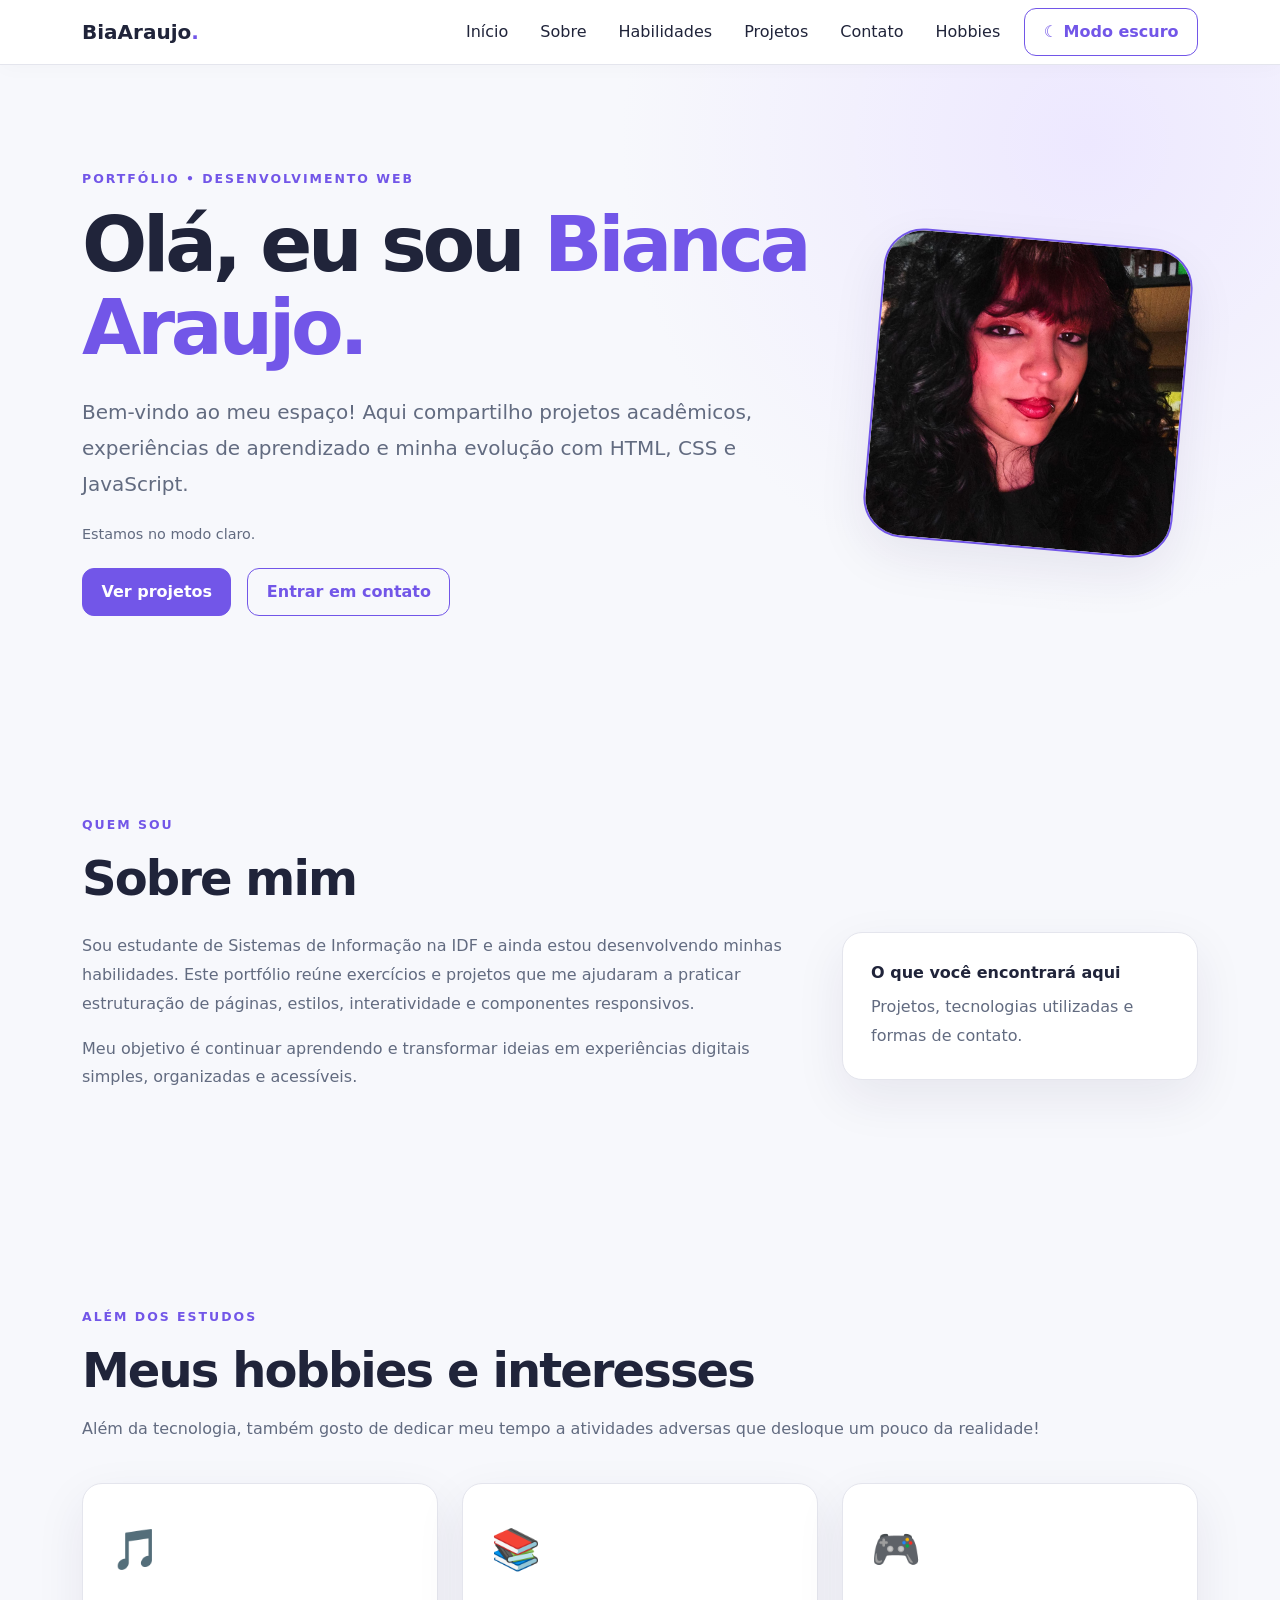
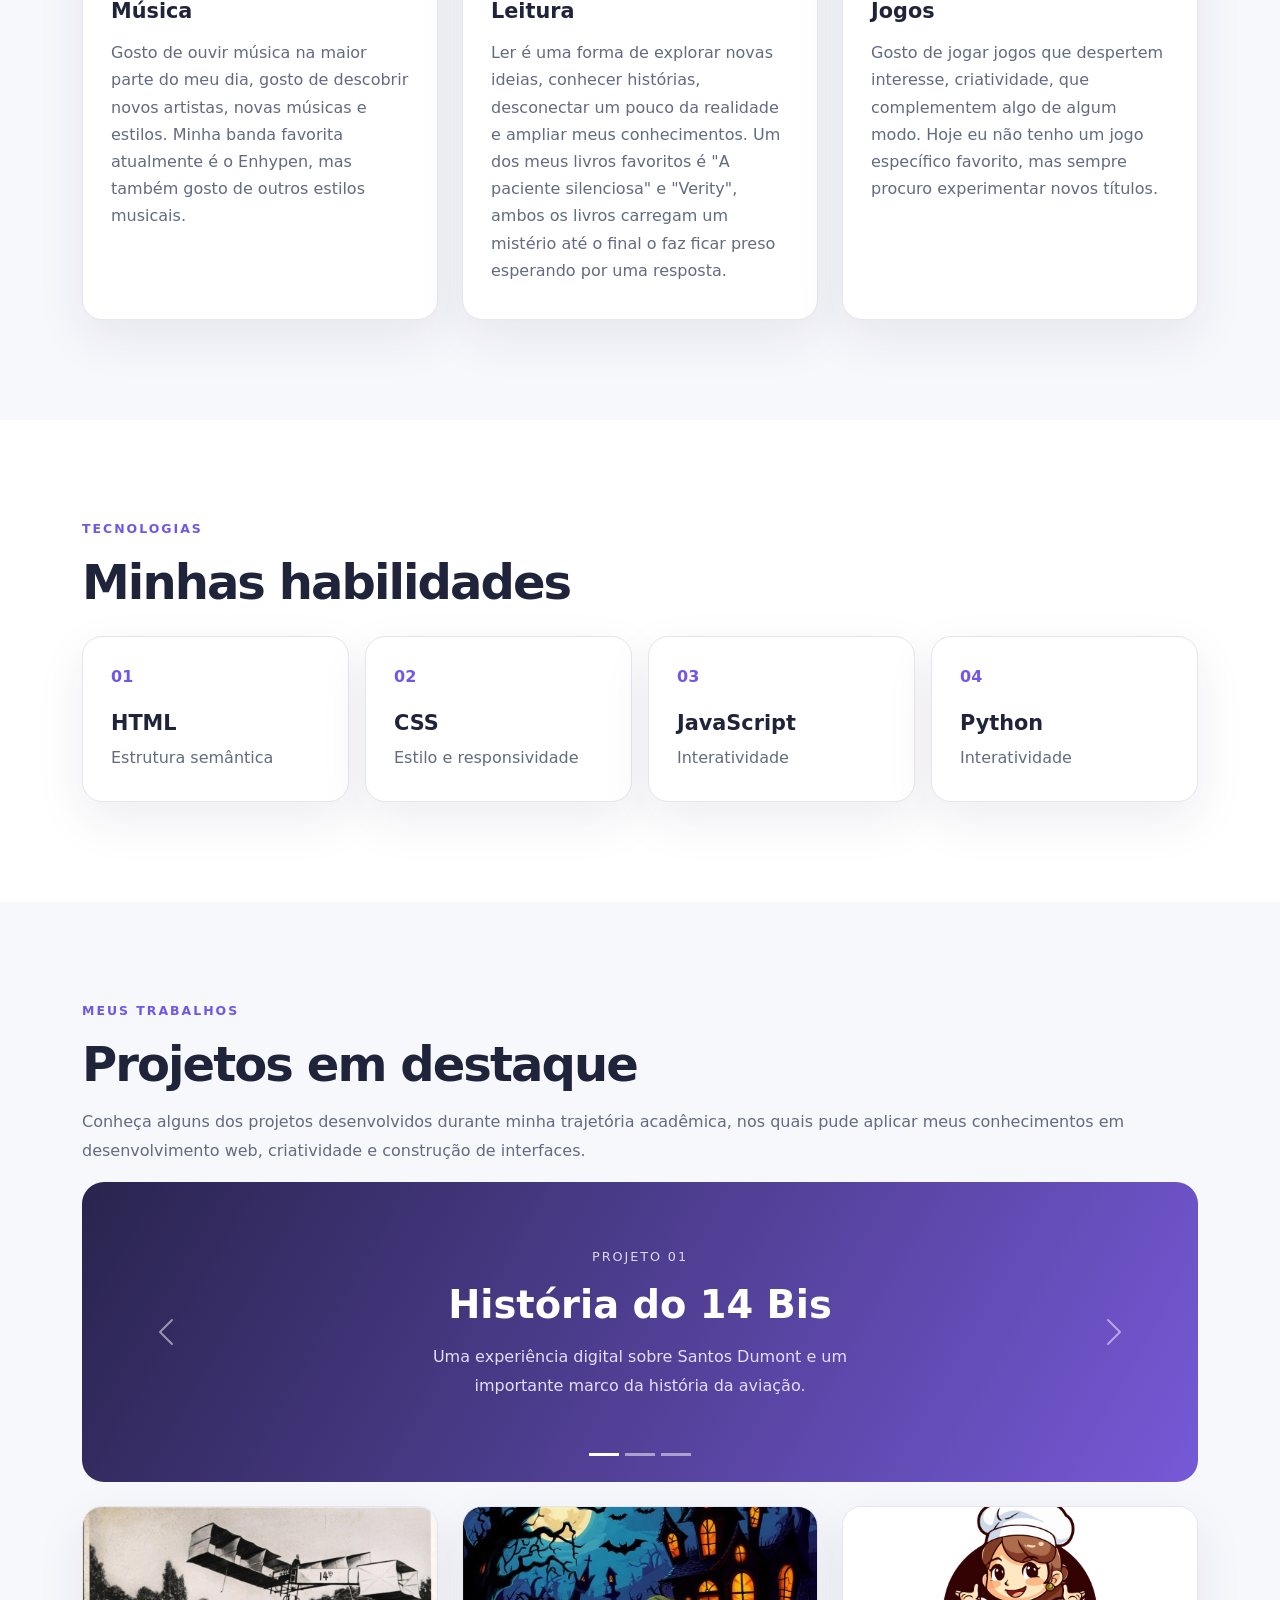
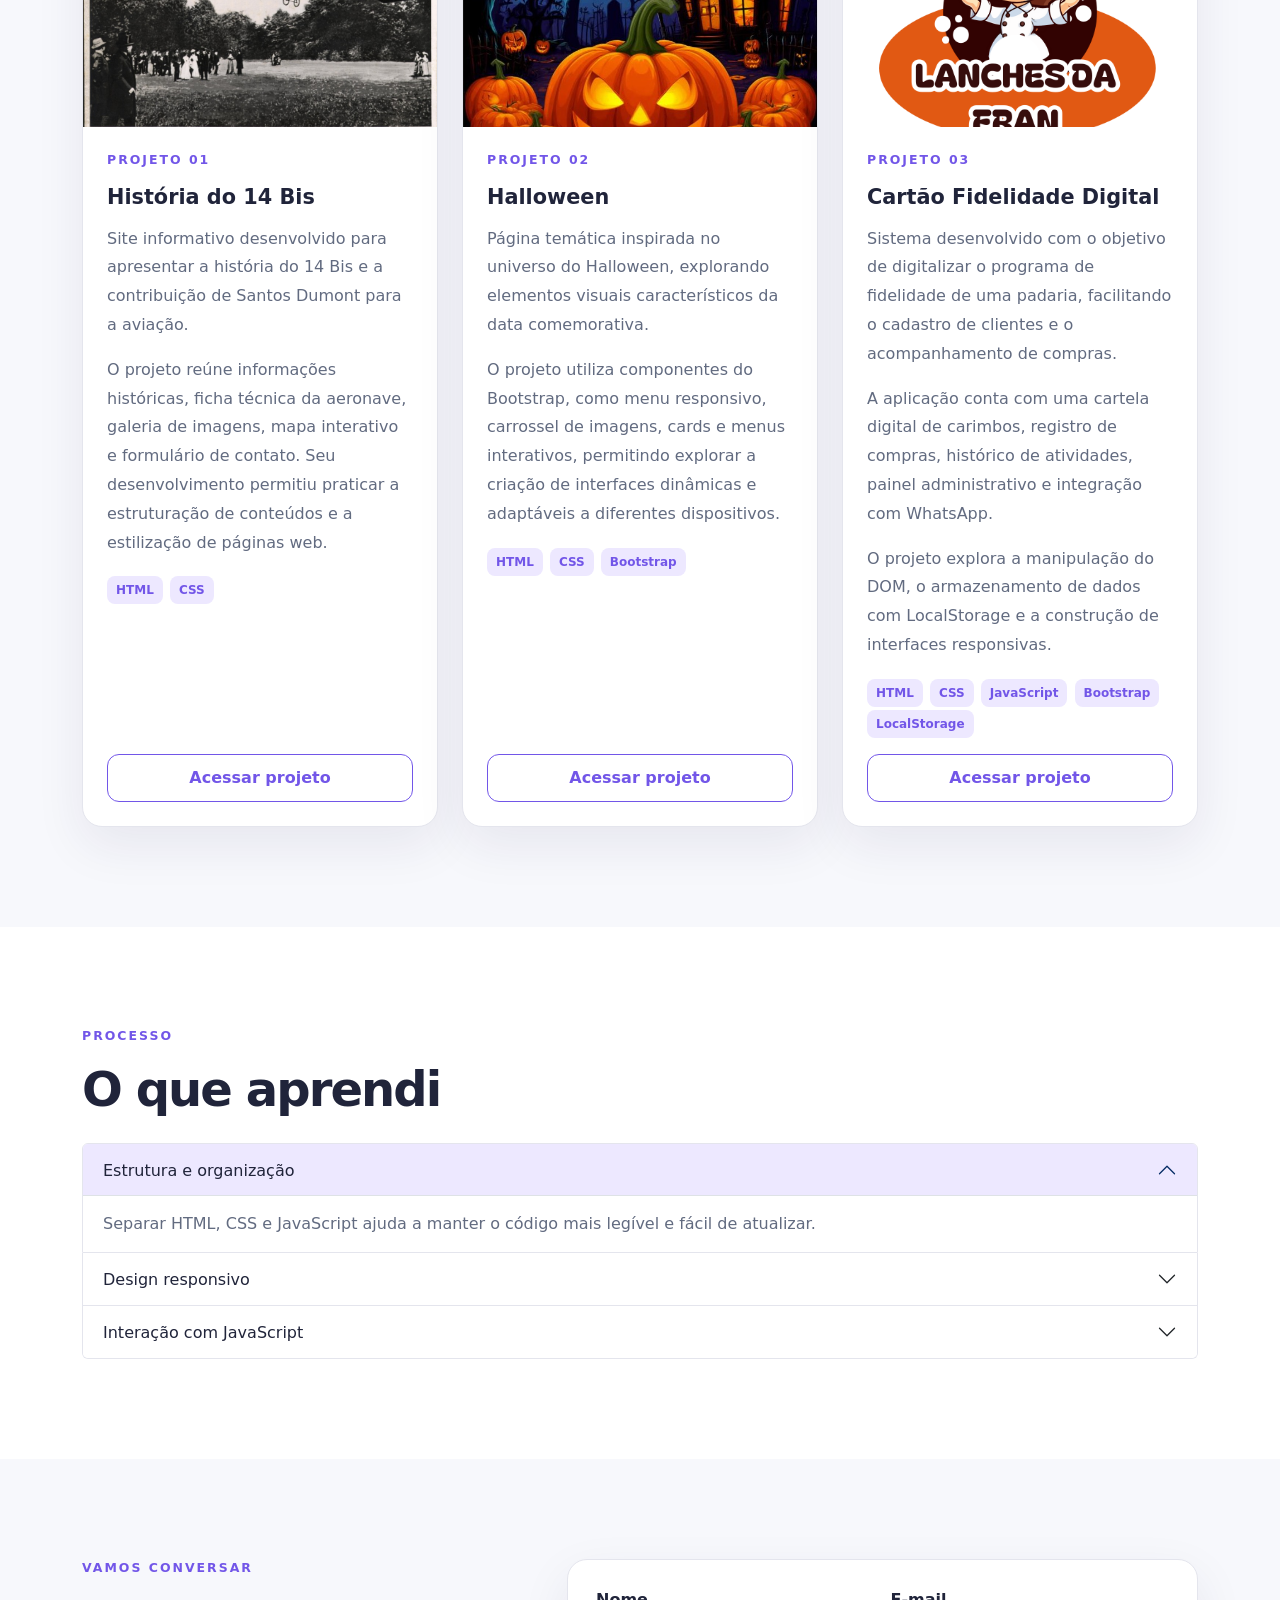
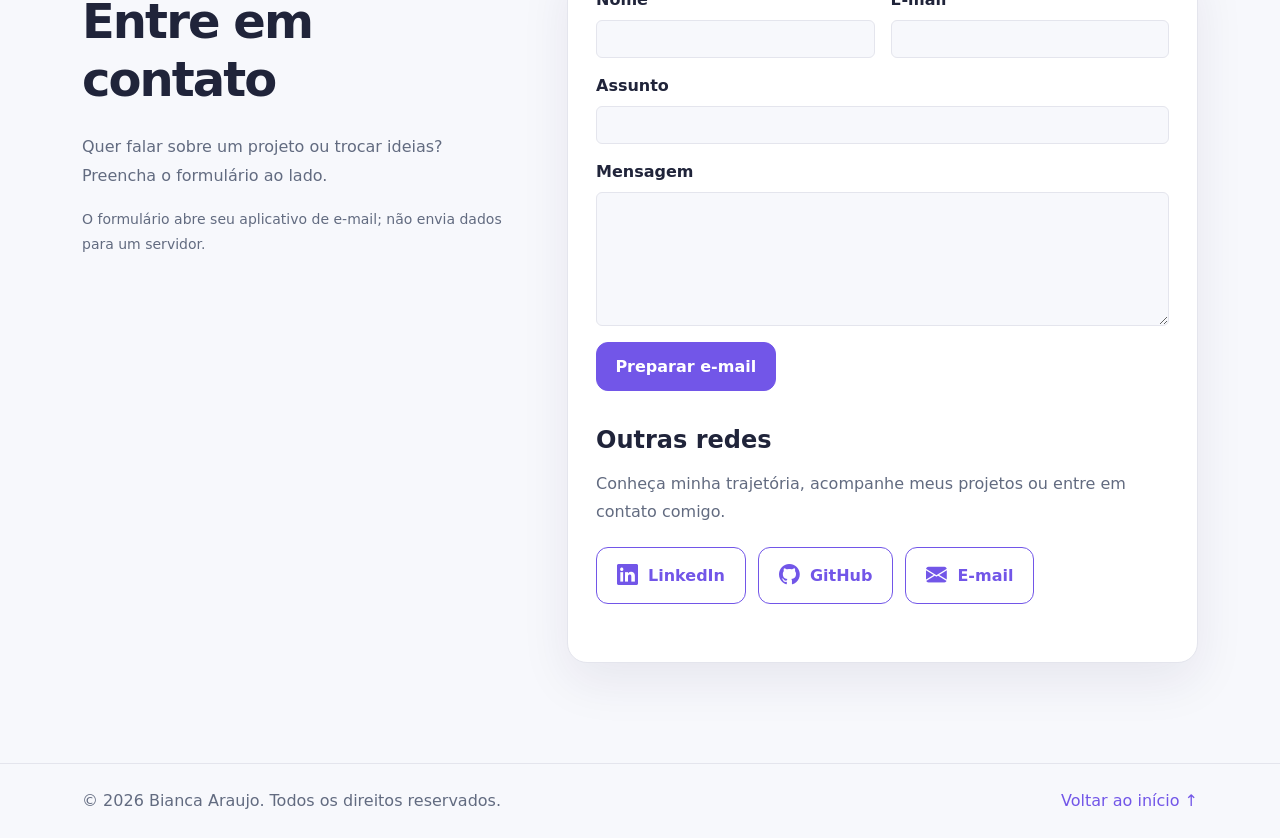
<file: index.html>
<!doctype html>
<html lang="pt-BR">
<head>
  <meta charset="utf-8"><meta name="viewport" content="width=device-width, initial-scale=1">
  <meta name="description" content="Portfólio acadêmico de Bianca Araujo: projetos e habilidades em desenvolvimento web.">
  <title>Bianca Araujo | Portfólio</title>
  <link href="https://cdn.jsdelivr.net/npm/bootstrap@5.3.9/dist/css/bootstrap.min.css" rel="stylesheet">
  <link rel="stylesheet" href="assets/css/style.css">
  <link rel="stylesheet"
        href="https://cdn.jsdelivr.net/npm/bootstrap-icons@1.13.1/font/bootstrap-icons.min.css">

</head>
<body>
  <div id="cursor" aria-hidden="true"></div>
  <nav class="navbar navbar-expand-lg fixed-top" aria-label="Navegação principal">
    <div class="container"><a class="navbar-brand fw-bold" href="#inicio">BiaAraujo<span class="accent">.</span></a>
      <button class="navbar-toggler" type="button" data-bs-toggle="collapse" data-bs-target="#menuPrincipal" aria-controls="menuPrincipal" aria-expanded="false" aria-label="Abrir menu">
        <span class="navbar-toggler-icon"></span>
      </button>
      <div class="collapse navbar-collapse" id="menuPrincipal">
        <ul class="navbar-nav ms-auto align-items-lg-center gap-lg-3">
        <li class="nav-item">
          <a class="nav-link" href="#inicio">Início</a></li>
        <li class="nav-item">
          <a class="nav-link" href="#sobre">Sobre</a></li>
        <li class="nav-item">
          <a class="nav-link" href="#habilidades">Habilidades</a></li>
        <li class="nav-item">
          <a class="nav-link" href="#projetos">Projetos</a></li>
        <li class="nav-item">
          <a class="nav-link" href="#contato">Contato</a></li>
        <li class="nav-item">
          <a class="nav-link" href="#hobbies">Hobbies</a>
        </li>
          <button id="botaoTema" class="btn btn-outline-accent" type="button" aria-label="Alternar tema">
            <span id="iconeTema">☾</span> 
            <span id="textoBotao">Modo escuro</span>
          </button></li>
      </ul></div>
    </div>
  </nav>
  <main>
    <section id="inicio" class="hero section-space">
      <div class="container"><div class="row align-items-center g-5">
        <div class="col-lg-8"><span class="eyebrow">PORTFÓLIO • DESENVOLVIMENTO WEB</span>
          <h1>Olá, eu sou <span class="accent">Bianca Araujo.</span></h1>
          <p class="lead">Bem-vindo ao meu espaço! Aqui compartilho projetos acadêmicos, experiências de aprendizado e minha evolução com HTML, CSS e JavaScript.</p>
          <p id="mensagem" class="theme-message">Estamos no modo claro.</p>
          <div class="d-flex flex-wrap gap-3">
            <a class="btn btn-accent" href="#projetos">Ver projetos</a>
            <a class="btn btn-outline-accent" href="#contato">Entrar em contato</a></div></div>
            <div class="col-lg-4">
              <div class="hero-mark">
                <img src="assets/img/perfil.jpeg"
                alt="Foto de Bianca Araujo"
                class="foto-perfil">
              </div>
</div></div></div></section>
    <section id="sobre" class="section-space">
      <div class="container"><span class="eyebrow">QUEM SOU</span>
        <h2>Sobre mim</h2>
        <div class="row g-4">
          <div class="col-lg-8">
            <p>Sou estudante de Sistemas de Informação na IDF e ainda estou desenvolvendo minhas habilidades. Este portfólio reúne exercícios e projetos que me ajudaram a praticar estruturação de páginas, estilos, interatividade e componentes responsivos.</p>
            <p>Meu objetivo é continuar aprendendo e transformar ideias em experiências digitais simples, organizadas e acessíveis.</p></div><div class="col-lg-4">
              <div class="info-card"><strong>O que você encontrará aqui</strong>
                <p class="mb-0 mt-2">Projetos, tecnologias utilizadas e formas de contato.</p></div></div></div></div></section>

<section id="hobbies" class="section-space">
  <div class="container">

    <span class="eyebrow">ALÉM DOS ESTUDOS</span>
    <h2>Meus hobbies e interesses</h2>

    <p class="section-intro">
      Além da tecnologia, também gosto de dedicar
      meu tempo a atividades adversas que desloque
      um pouco da realidade!
    </p>

    <div class="row g-4 mt-3">

      <div class="col-md-4">
        <div class="hobby-card">
          <div class="hobby-icon">🎵</div>
          <h3>Música</h3>
          <p>
            Gosto de ouvir música na maior parte do
            meu dia, gosto de descobrir novos artistas, 
            novas músicas e estilos. Minha banda favorita atualmente é o Enhypen, 
            mas também gosto de outros estilos musicais.
          </p>
        </div>
      </div>

      <div class="col-md-4">
        <div class="hobby-card">
          <div class="hobby-icon">📚</div>
          <h3>Leitura</h3>
          <p>
            Ler é uma forma de explorar novas ideias,
            conhecer histórias, desconectar um pouco da realidade
            e ampliar meus conhecimentos. Um dos meus livros favoritos é "A paciente silenciosa" e "Verity",
            ambos os livros carregam um mistério até o final o faz ficar preso esperando por uma resposta.
          </p>
        </div>
      </div>

      <div class="col-md-4">
        <div class="hobby-card">
          <div class="hobby-icon">🎮</div>
          <h3>Jogos</h3>
          <p>
            Gosto de jogar jogos que despertem interesse,
            criatividade, que complementem algo de 
            algum modo. Hoje eu não tenho um jogo específico favorito,
            mas sempre procuro experimentar novos títulos.
          </p>
        </div>
      </div>

    </div>
  </div>
</section>

    <section id="habilidades" class="section-space surface">
      <div class="container">
        <span class="eyebrow">TECNOLOGIAS</span>
        <h2>Minhas habilidades</h2>
        <div class="row g-3">
          <div class="col-md-3 col-sm-6">
            <div class="skill-card"><span>01</span>
              <h3>HTML</h3>
              <p>Estrutura semântica</p></div></div>
              <div class="col-md-3 col-sm-6">
                <div class="skill-card"><span>02</span>
                  <h3>CSS</h3>
                  <p>Estilo e responsividade</p></div></div>
                  <div class="col-md-3 col-sm-6">
                    <div class="skill-card"><span>03</span>
                      <h3>JavaScript</h3>
                      <p>Interatividade</p></div></div>
                    <div class="col-md-3 col-sm-6">
                        <div class="skill-card"><span>04</span>
                          <h3>Python</h3>
                          <p>Interatividade</p></div></div></div></div></section>
    
<section id="projetos" class="section-space">
  <div class="container">

    <span class="eyebrow">MEUS TRABALHOS</span>
    <h2>Projetos em destaque</h2>

    <p class="section-intro">
      Conheça alguns dos projetos desenvolvidos durante
      minha trajetória acadêmica, nos quais pude aplicar
      meus conhecimentos em desenvolvimento web,
      criatividade e construção de interfaces.
    </p>

    <!-- CARROSSEL DE PROJETOS -->

    <div id="carouselProjetos"
         class="carousel slide showcase mb-4"
         data-bs-ride="carousel">

      <div class="carousel-indicators">
        <button type="button"
                data-bs-target="#carouselProjetos"
                data-bs-slide-to="0"
                class="active"
                aria-current="true"
                aria-label="Projeto 1"></button>

        <button type="button"
                data-bs-target="#carouselProjetos"
                data-bs-slide-to="1"
                aria-label="Projeto 2"></button>

        <button type="button"
                data-bs-target="#carouselProjetos"
                data-bs-slide-to="2"
                aria-label="Projeto 3"></button>
      </div>

      <div class="carousel-inner">

        <div class="carousel-item active">
          <div class="slide-content">
            <span>PROJETO 01</span>
            <h3>História do 14 Bis</h3>
            <p>
              Uma experiência digital sobre Santos Dumont
              e um importante marco da história da aviação.
            </p>
          </div>
        </div>

        <div class="carousel-item">
          <div class="slide-content">
            <span>PROJETO 02</span>
            <h3>Halloween</h3>
            <p>
              Uma página temática que combina criatividade,
              identidade visual e componentes responsivos.
            </p>
          </div>
        </div>

        <div class="carousel-item">
          <div class="slide-content">
            <span>PROJETO 03</span>
            <h3>Sistema de cadastro de padaria</h3>
            <p>
              Projeto acadêmico voltado ao desenvolvimento
              de um sistema de cadastro.
              Disponível em breve.
            </p>
          </div>
        </div>

      </div>

      <button class="carousel-control-prev"
              type="button"
              data-bs-target="#carouselProjetos"
              data-bs-slide="prev">
        <span class="carousel-control-prev-icon"
              aria-hidden="true"></span>
        <span class="visually-hidden">Anterior</span>
      </button>

      <button class="carousel-control-next"
              type="button"
              data-bs-target="#carouselProjetos"
              data-bs-slide="next">
        <span class="carousel-control-next-icon"
              aria-hidden="true"></span>
        <span class="visually-hidden">Próximo</span>
      </button>

    </div>

    <!-- CARDS DOS PROJETOS -->

    <div class="row g-4">
      <div class="col-md-4">
        <article class="project-card">

          <img src="assets/img/14bis.jpeg"
               class="project-image"
               alt="Projeto sobre o 14 Bis">

          <div class="p-4 project-body">

            <span class="eyebrow">PROJETO 01</span>

            <h3>História do 14 Bis</h3>

            <p>
              Site informativo desenvolvido para apresentar
              a história do 14 Bis e a contribuição de
              Santos Dumont para a aviação.
            </p>

            <p>
              O projeto reúne informações históricas,
              ficha técnica da aeronave, galeria de imagens,
              mapa interativo e formulário de contato.
              Seu desenvolvimento permitiu praticar a
              estruturação de conteúdos e a estilização
              de páginas web.
            </p>

            <div class="mb-3">
              <span class="tech-tag">HTML</span>
              <span class="tech-tag">CSS</span>
            </div>

            <a href="./projetos/14bis/index.html"
               target="_blank"
               rel="noopener noreferrer"
               class="btn btn-outline-accent mt-auto">
              Acessar projeto
            </a>

          </div>
        </article>
      </div>
      <div class="col-md-4">
        <article class="project-card">

          <img src="assets/img/hallowen.jpeg"
               class="project-image"
               alt="Projeto temático de Halloween">

          <div class="p-4 project-body">

            <span class="eyebrow">PROJETO 02</span>

            <h3>Halloween</h3>

            <p>
              Página temática inspirada no universo do
              Halloween, explorando elementos visuais
              característicos da data comemorativa.
            </p>

            <p>
              O projeto utiliza componentes do Bootstrap,
              como menu responsivo, carrossel de imagens,
              cards e menus interativos, permitindo
              explorar a criação de interfaces dinâmicas
              e adaptáveis a diferentes dispositivos.
            </p>

            <div class="mb-3">
              <span class="tech-tag">HTML</span>
              <span class="tech-tag">CSS</span>
              <span class="tech-tag">Bootstrap</span>
            </div>

            <a href="./projetos/halloween/index.html"
               target="_blank"
               rel="noopener noreferrer"
               class="btn btn-outline-accent mt-auto">
              Acessar projeto
            </a>

          </div>
        </article>
      </div>
    
      <div class="col-md-4">
          <article class="project-card">

              <img src="projetos/padaria/fran.png"
                  class="project-image"
                  alt="Cartão fidelidade digital da Fran">

              <div class="p-4 project-body">

                  <span class="eyebrow">PROJETO 03</span>

                  <h3>Cartão Fidelidade Digital</h3>

                  <p>
                      Sistema desenvolvido com o objetivo de
                      digitalizar o programa de fidelidade
                      de uma padaria, facilitando o cadastro
                      de clientes e o acompanhamento de compras.
                  </p>

                  <p>
                      A aplicação conta com uma cartela digital
                      de carimbos, registro de compras,
                      histórico de atividades, painel
                      administrativo e integração com WhatsApp.
                  </p>

                  <p>
                      O projeto explora a manipulação do DOM,
                      o armazenamento de dados com LocalStorage
                      e a construção de interfaces responsivas.
                  </p>

                  <div class="mb-3">
                      <span class="tech-tag">HTML</span>
                      <span class="tech-tag">CSS</span>
                      <span class="tech-tag">JavaScript</span>
                      <span class="tech-tag">Bootstrap</span>
                      <span class="tech-tag">LocalStorage</span>
                  </div>

                  <a href="./projetos/padaria/index.html"
                    target="_blank"
                    rel="noopener noreferrer"
                    class="btn btn-outline-accent mt-auto">
                      Acessar projeto
                  </a>
              </div>
          </article>
</div>

        </article>
      </div>

    </div>
  </div>
</section>
    <section id="aprendizados" class="section-space surface">
      <div class="container">
        <span class="eyebrow">PROCESSO</span>
        <h2>O que aprendi</h2>
        <div class="accordion" id="accordionAprendizados">
          <div class="accordion-item"><h3 class="accordion-header">
            <button class="accordion-button" type="button" data-bs-toggle="collapse" data-bs-target="#aprendizadoUm" aria-expanded="true" aria-controls="aprendizadoUm">Estrutura e organização</button></h3>
            <div id="aprendizadoUm" class="accordion-collapse collapse show" data-bs-parent="#accordionAprendizados">
              <div class="accordion-body">Separar HTML, CSS e JavaScript ajuda a manter o código mais legível e fácil de atualizar.</div></div></div>
              <div class="accordion-item"><h3 class="accordion-header">
                <button class="accordion-button collapsed" type="button" data-bs-toggle="collapse" data-bs-target="#aprendizadoDois" aria-expanded="false" aria-controls="aprendizadoDois">Design responsivo</button></h3>
                <div id="aprendizadoDois" class="accordion-collapse collapse" data-bs-parent="#accordionAprendizados">
                  <div class="accordion-body">A grade e os componentes do Bootstrap facilitam a adaptação do site a diferentes telas.</div></div></div>
                  <div class="accordion-item">
                    <h3 class="accordion-header">
                      <button class="accordion-button collapsed" type="button" data-bs-toggle="collapse" data-bs-target="#aprendizadoTres" aria-expanded="false" aria-controls="aprendizadoTres">Interação com JavaScript</button></h3>
                      <div id="aprendizadoTres" class="accordion-collapse collapse" data-bs-parent="#accordionAprendizados"><div class="accordion-body">Eventos de clique e movimentação permitem criar experiências mais dinâmicas.</div></div></div></div></div></section>
    <section id="contato" class="section-space">
      <div class="container">
        <div class="row g-5">
        <div class="col-lg-5">
          <span class="eyebrow">VAMOS CONVERSAR</span>
          <h2>Entre em contato</h2>
          <p>Quer falar sobre um projeto ou trocar ideias? Preencha o formulário ao lado.</p>
          <p class="small muted">O formulário abre seu aplicativo de e-mail; não envia dados para um servidor.</p></div>
          <div class="col-lg-7">
            <form id="formContato" class="contact-form">
            <div class="row g-3">
              <div class="col-md-6">
              <label for="nome" class="form-label">Nome</label>
              <input id="nome" name="nome" class="form-control" required></div>
              <div class="col-md-6">
                <label for="email" class="form-label">E-mail</label>
                <input id="email" name="email" type="email" class="form-control" required></div>
                <div class="col-12">
                  <label for="assunto" class="form-label">Assunto</label>
                  <input id="assunto" name="assunto" class="form-control" required></div>
                  <div class="col-12">
                    <label for="textoMensagem" class="form-label">Mensagem</label>
                    <textarea id="textoMensagem" name="mensagem" rows="5" class="form-control" required></textarea></div>
                    <div class="col-12"><button type="submit" class="btn btn-accent">Preparar e-mail</button></div></div>
                    <div class="redes-sociais">

                          <h3>Outras redes</h3>

                          <p>
                              Conheça minha trajetória, acompanhe meus
                              projetos ou entre em contato comigo.
                          </p>

                          <div class="links-sociais">

                              <a href="https://www.linkedin.com/in/Bianca(Bia)Araujo/"
                                target="_blank"
                                rel="noopener noreferrer"
                                class="social-link">
                                  <i class="bi bi-linkedin"></i>
                                  LinkedIn
                              </a>

                              <a href="https://github.com/BiaAraujoo007"
                                target="_blank"
                                rel="noopener noreferrer"
                                class="social-link">
                                  <i class="bi bi-github"></i>
                                  GitHub
                              </a>
                                                       
                              <a href="https://mail.google.com/mail/?view=cm&fs=1&to=araujoo.bianca007@gmail.com"
                                target="_blank"
                                rel="noopener noreferrer"
                                class="social-link">
                                  <i class="bi bi-envelope-fill"></i>
                                  E-mail
                              </a>
                          </div>
                      </div>
                    <p id="statusContato" role="status" class="small mt-3 mb-0"></p></form></div></div></div></section>
  </main>
  <footer class="footer">
    <div class="container d-flex flex-wrap justify-content-between gap-2">
      <span>© <span id="anoAtual">2026</span> Bianca Araujo. Todos os direitos reservados.</span>
      <a href="#inicio">Voltar ao início ↑</a></div></footer>
    <script src="https://cdn.jsdelivr.net/npm/bootstrap@5.3.9/dist/js/bootstrap.bundle.min.js"></script>
    <script src="assets/js/portfolio.js"></script>
</body>
</html>
</file>
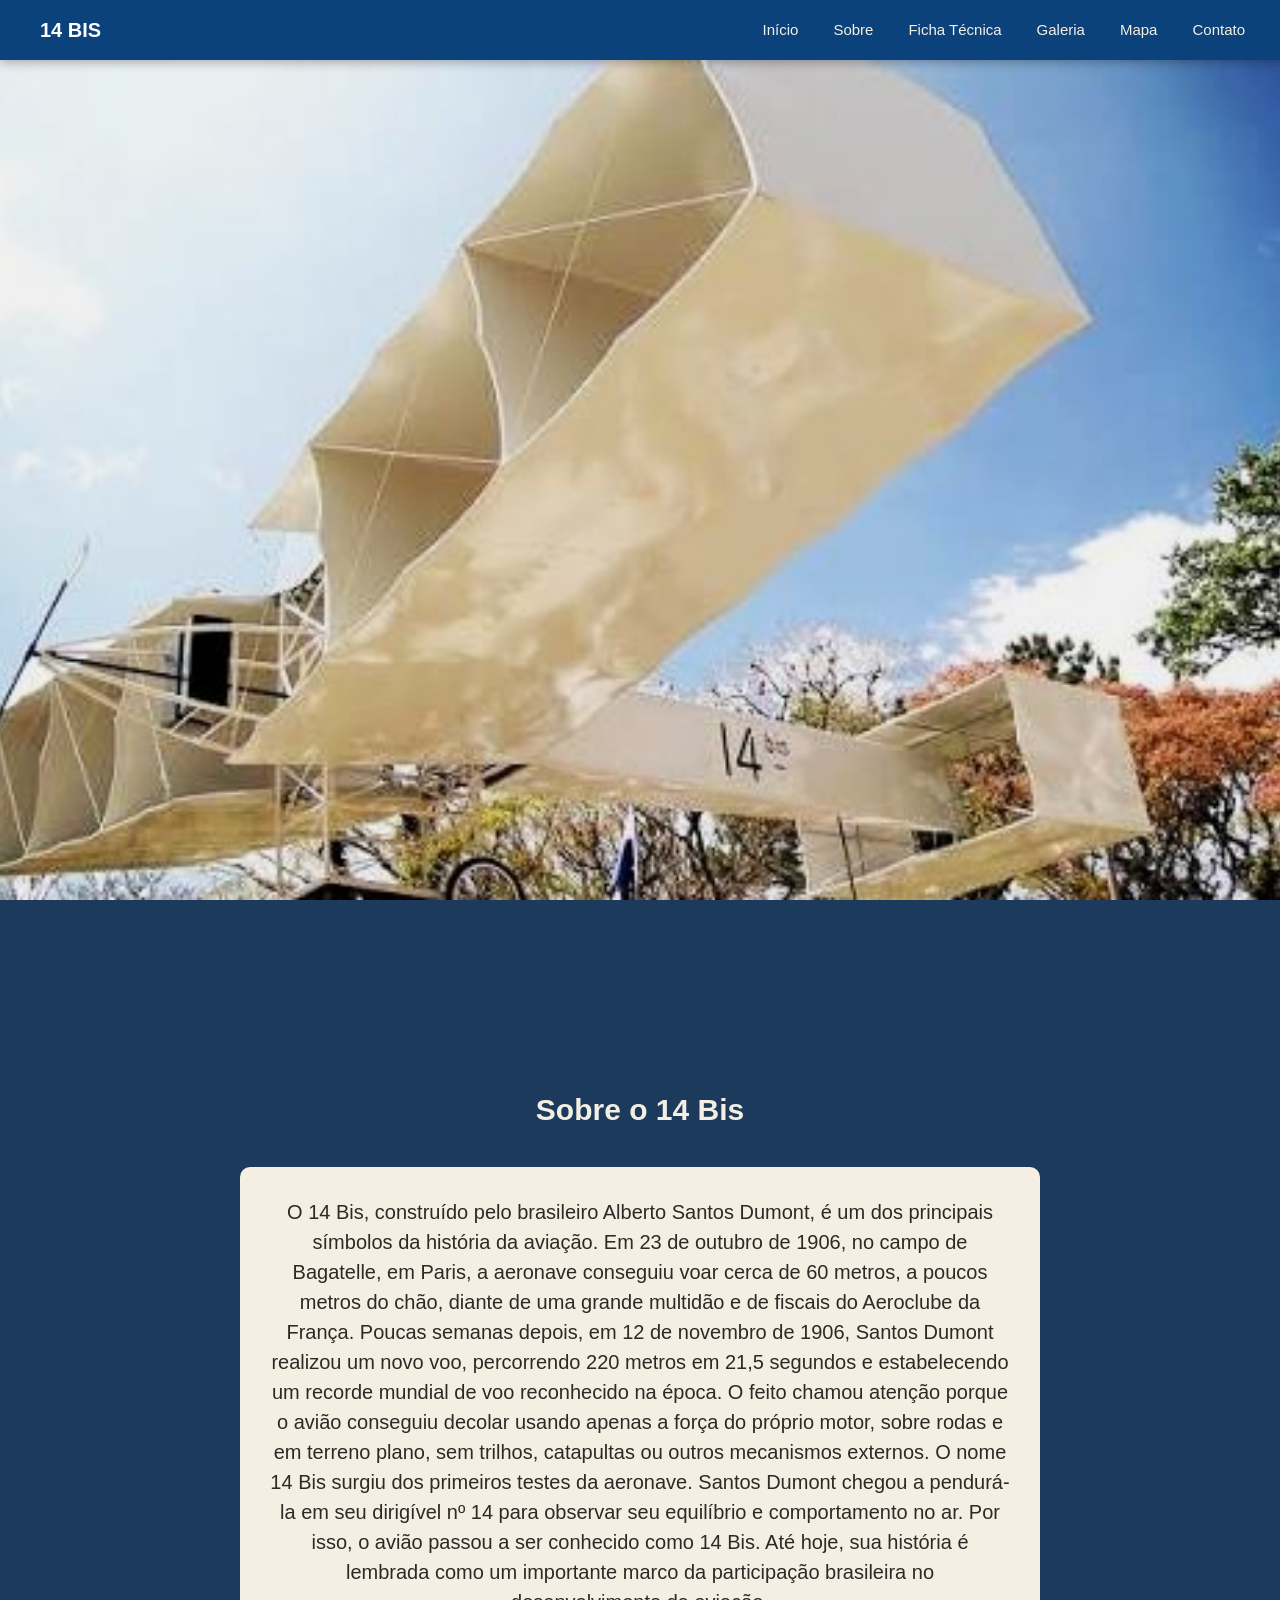
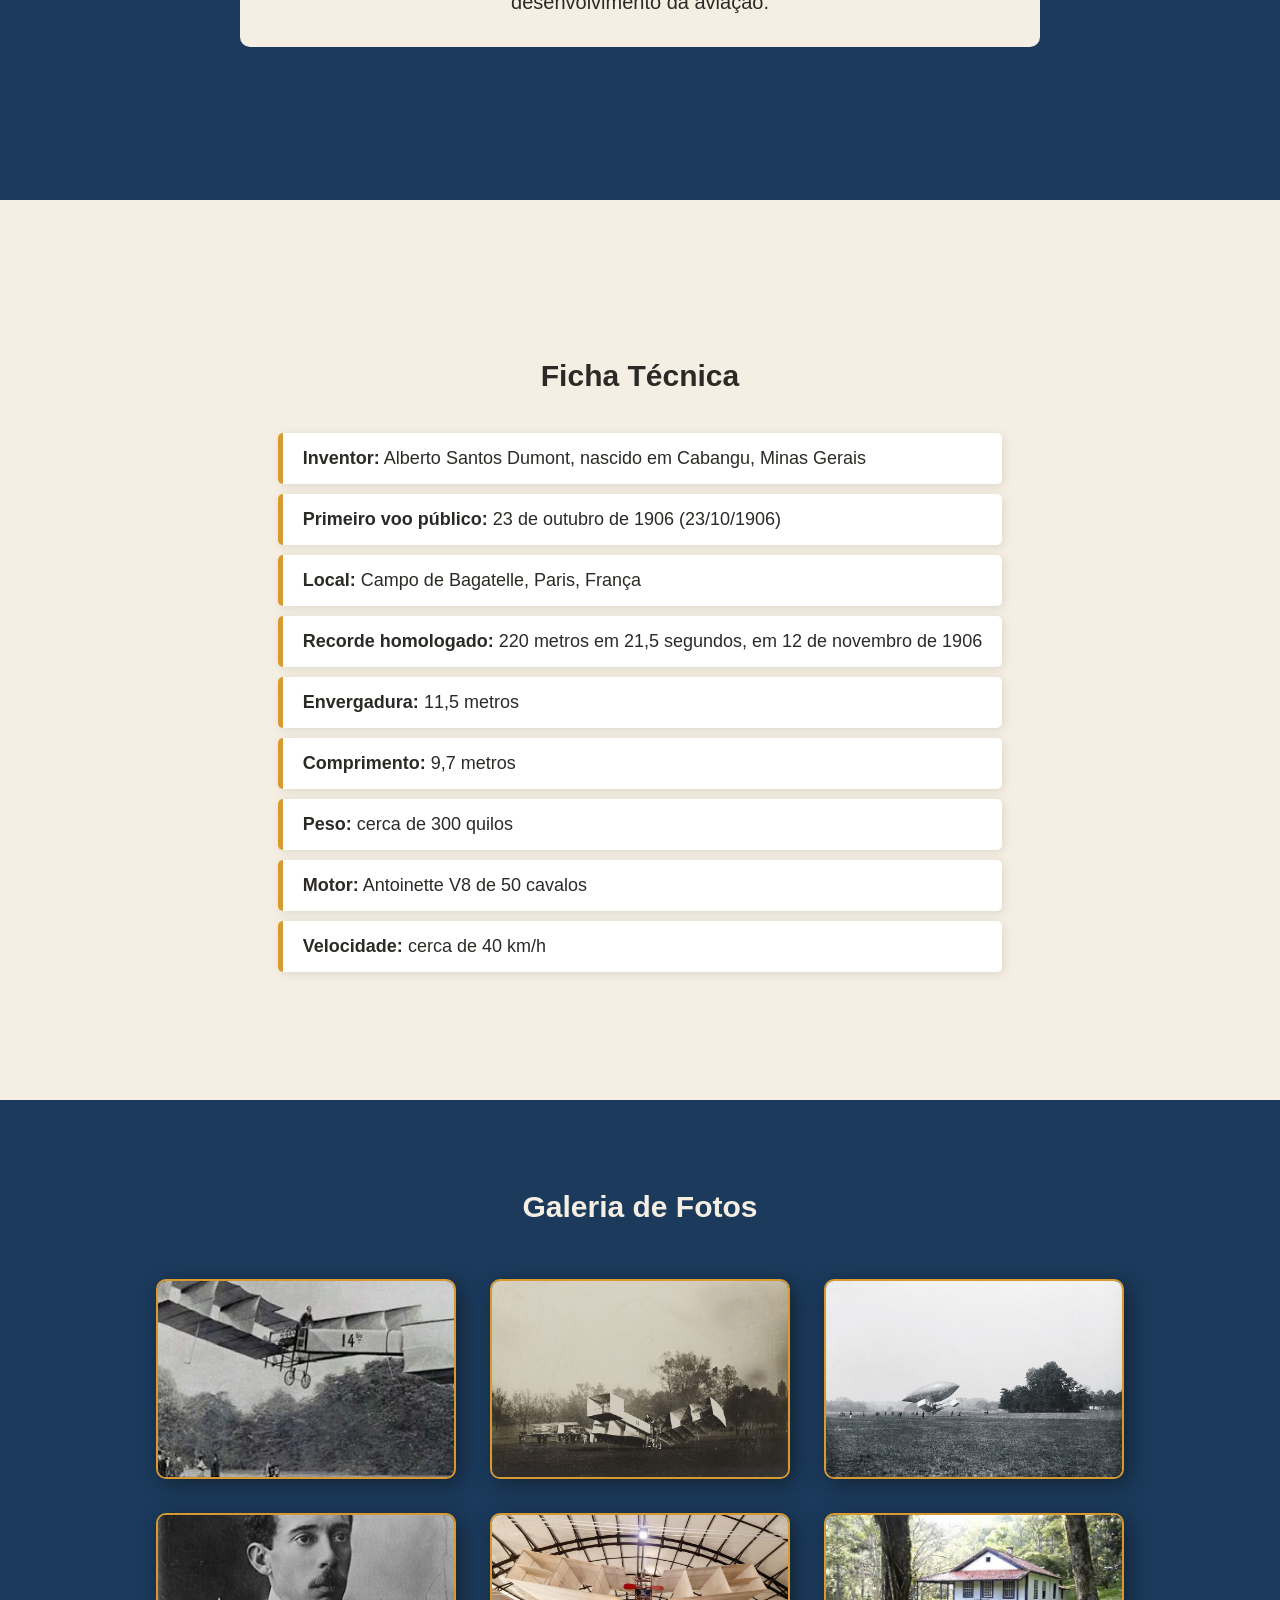
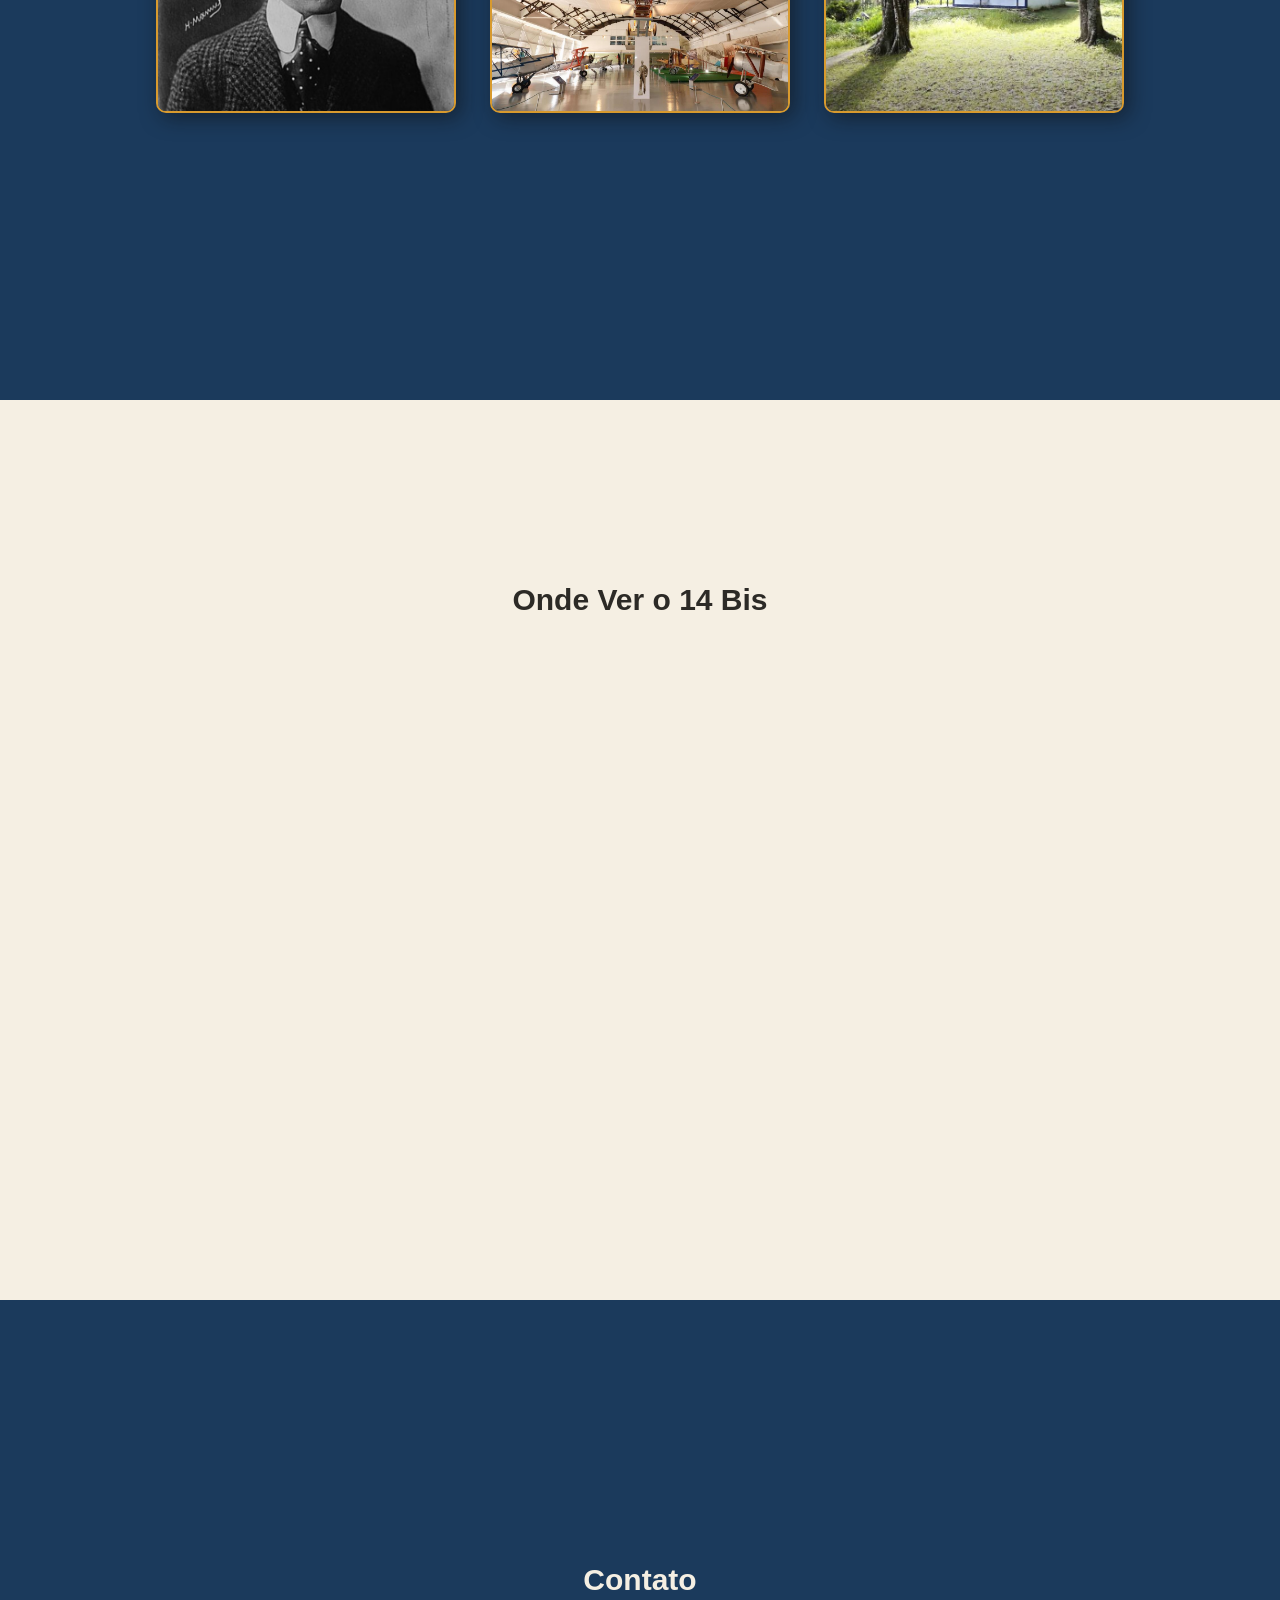
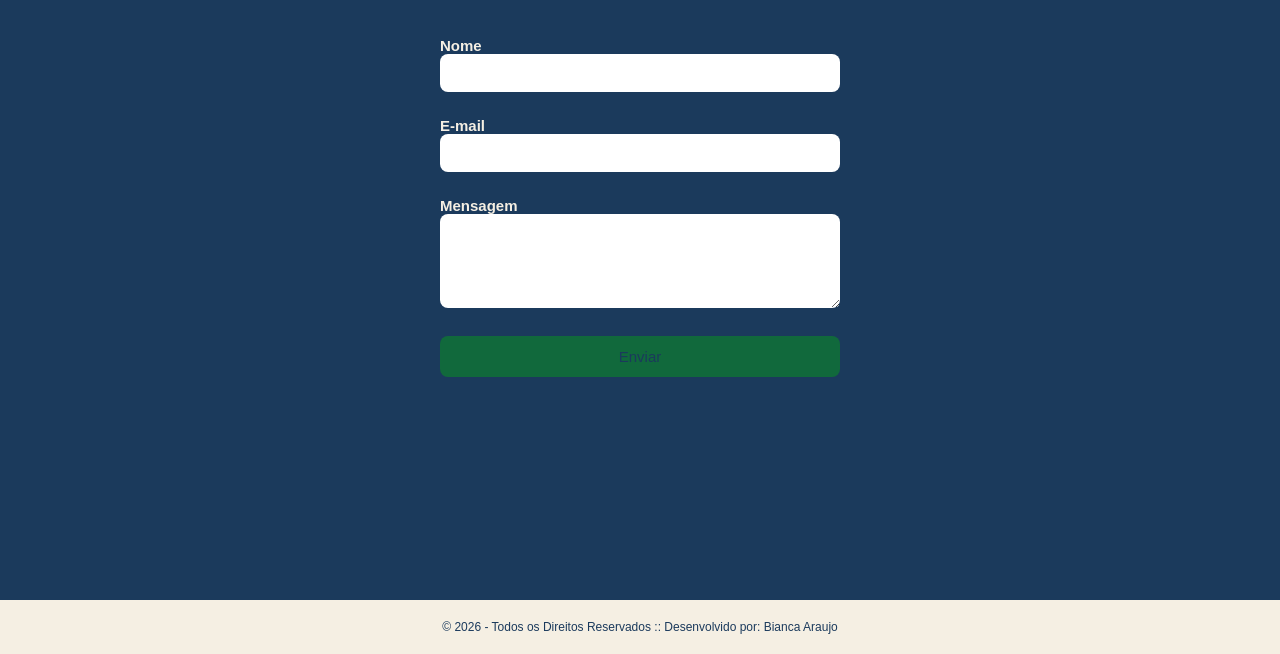
<file: projetos/14bis/index.html>
<!DOCTYPE html>
<html lang="pt-BR">
<head>
    <meta charset="UTF-8">
    <meta name="viewport" content="width=device-width, initial-scale=1.0">
    <title>14 BIS - O Primeiro Avião da História</title>
    <link href="css/style.css" rel="stylesheet" type="text/css">
</head>
<body>
    <header>
        <a href="#hero" class="logo">14 BIS</a>
        <nav class="navbar">
            <ul>
                <li><a href="#hero">Início</a></li>
                <li><a href="#about">Sobre</a></li>
                <li><a href="#ficha">Ficha Técnica</a></li>
                <li><a href="#gallery">Galeria</a></li>
                <li><a href="#map">Mapa</a></li>
                <li><a href="#contact">Contato</a></li>
            </ul>
        </nav>
    </header>
    <section id="hero"></section>
    <section id="about">
        <h1>Sobre o 14 Bis</h1>
        <p>O 14 Bis, construído pelo brasileiro Alberto Santos Dumont, é um dos principais símbolos da história da aviação. Em 23 de outubro de 1906, no campo de Bagatelle, em Paris, a aeronave conseguiu voar cerca de 60 metros, a poucos metros do chão, diante de uma grande multidão e de fiscais do Aeroclube da França.
            Poucas semanas depois, em 12 de novembro de 1906, Santos Dumont realizou um novo voo, percorrendo 220 metros em 21,5 segundos e estabelecendo um recorde mundial de voo reconhecido na época. O feito chamou atenção porque o avião conseguiu decolar usando apenas a força do próprio motor, sobre rodas e em terreno plano, sem trilhos, catapultas ou outros mecanismos externos.
            O nome 14 Bis surgiu dos primeiros testes da aeronave. Santos Dumont chegou a pendurá-la em seu dirigível nº 14 para observar seu equilíbrio e comportamento no ar. Por isso, o avião passou a ser conhecido como 14 Bis. Até hoje, sua história é lembrada como um importante marco da participação brasileira no desenvolvimento da aviação.</p>
    </section>
    <section id="ficha">
        <h1>Ficha Técnica</h1>
        <ul>
            <li><strong>Inventor:</strong> Alberto Santos Dumont, nascido em Cabangu, Minas Gerais</li>
            <li><strong>Primeiro voo público:</strong> 23 de outubro de 1906 (23/10/1906)</li>
            <li><strong>Local:</strong> Campo de Bagatelle, Paris, França</li>
            <li><strong>Recorde homologado:</strong> 220 metros em 21,5 segundos, em 12 de novembro de 1906</li>
            <li><strong>Envergadura:</strong> 11,5 metros</li>
            <li><strong>Comprimento:</strong> 9,7 metros</li>
            <li><strong>Peso:</strong> cerca de 300 quilos</li>
            <li><strong>Motor:</strong> Antoinette V8 de 50 cavalos</li>
            <li><strong>Velocidade:</strong> cerca de 40 km/h</li>
        </ul>
    </section>
    <section id="gallery">
        <h1>Galeria de Fotos</h1>
        <img src="img/1.jpg" alt="O 14 Bis em voo com Santos Dumont em pé na cesta">
        <img src="img/2.jpg" alt="O 14 Bis no campo de Bagatelle diante do público em 1906">
        <img src="img/3.jpg" alt="O 14 Bis pendurado no dirigível número 14 durante os testes">
        <img src="img/4.jpg" alt="Retrato de Alberto Santos Dumont">
        <img src="img/5.jpg" alt="Réplica do 14 Bis e busto de Santos Dumont no Museu Aeroespacial">
        <img src="img/6.jpg" alt="Casa onde Santos Dumont nasceu, hoje o Museu de Cabangu">
    </section>
    <section id="map">
        <h1>Onde Ver o 14 Bis</h1>
        <iframe src="https://maps.google.com/maps?q=Museu+Aeroespacial+Rio+de+Janeiro&output=embed" width="100%" style="height: 500px; border:0;" allowfullscreen="" loading="lazy" referrerpolicy="strict-origin-when-cross-origin"></iframe>
    </section>
    <section id="contact">
        <h1>Contato</h1>
        <form>
            <label>Nome
                <input type="text" name="nome">
            </label>
            <label>E-mail
                <input type="email" name="email">
            </label>
            <label>Mensagem
                <textarea name="mensagem" rows="5"></textarea>
            </label>
            <button type="submit">Enviar</button>
        </form>
    </section>
    <footer>&copy; 2026 - Todos os Direitos Reservados :: Desenvolvido por: <a href="bianca.araujo007@.cs.udf.edu.br">Bianca Araujo</a>
    </footer>
</body>
</html>
</file>
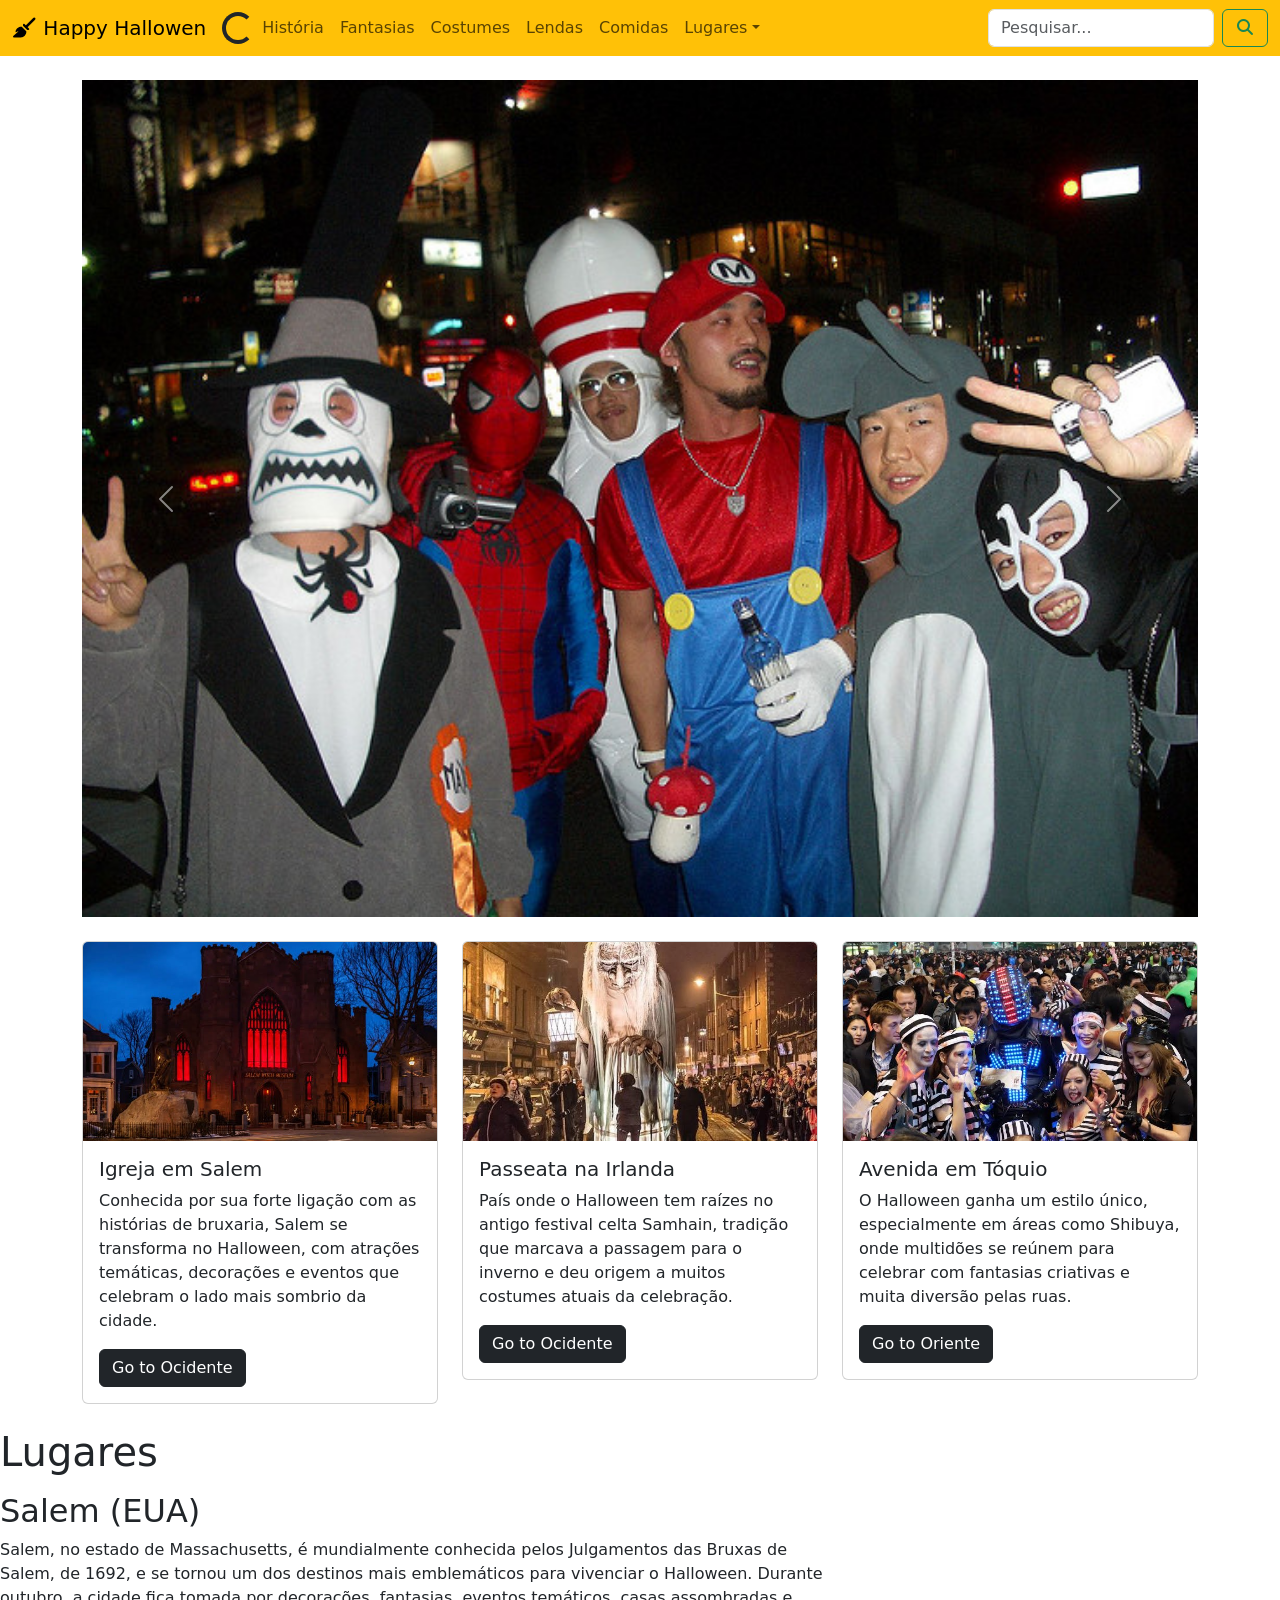
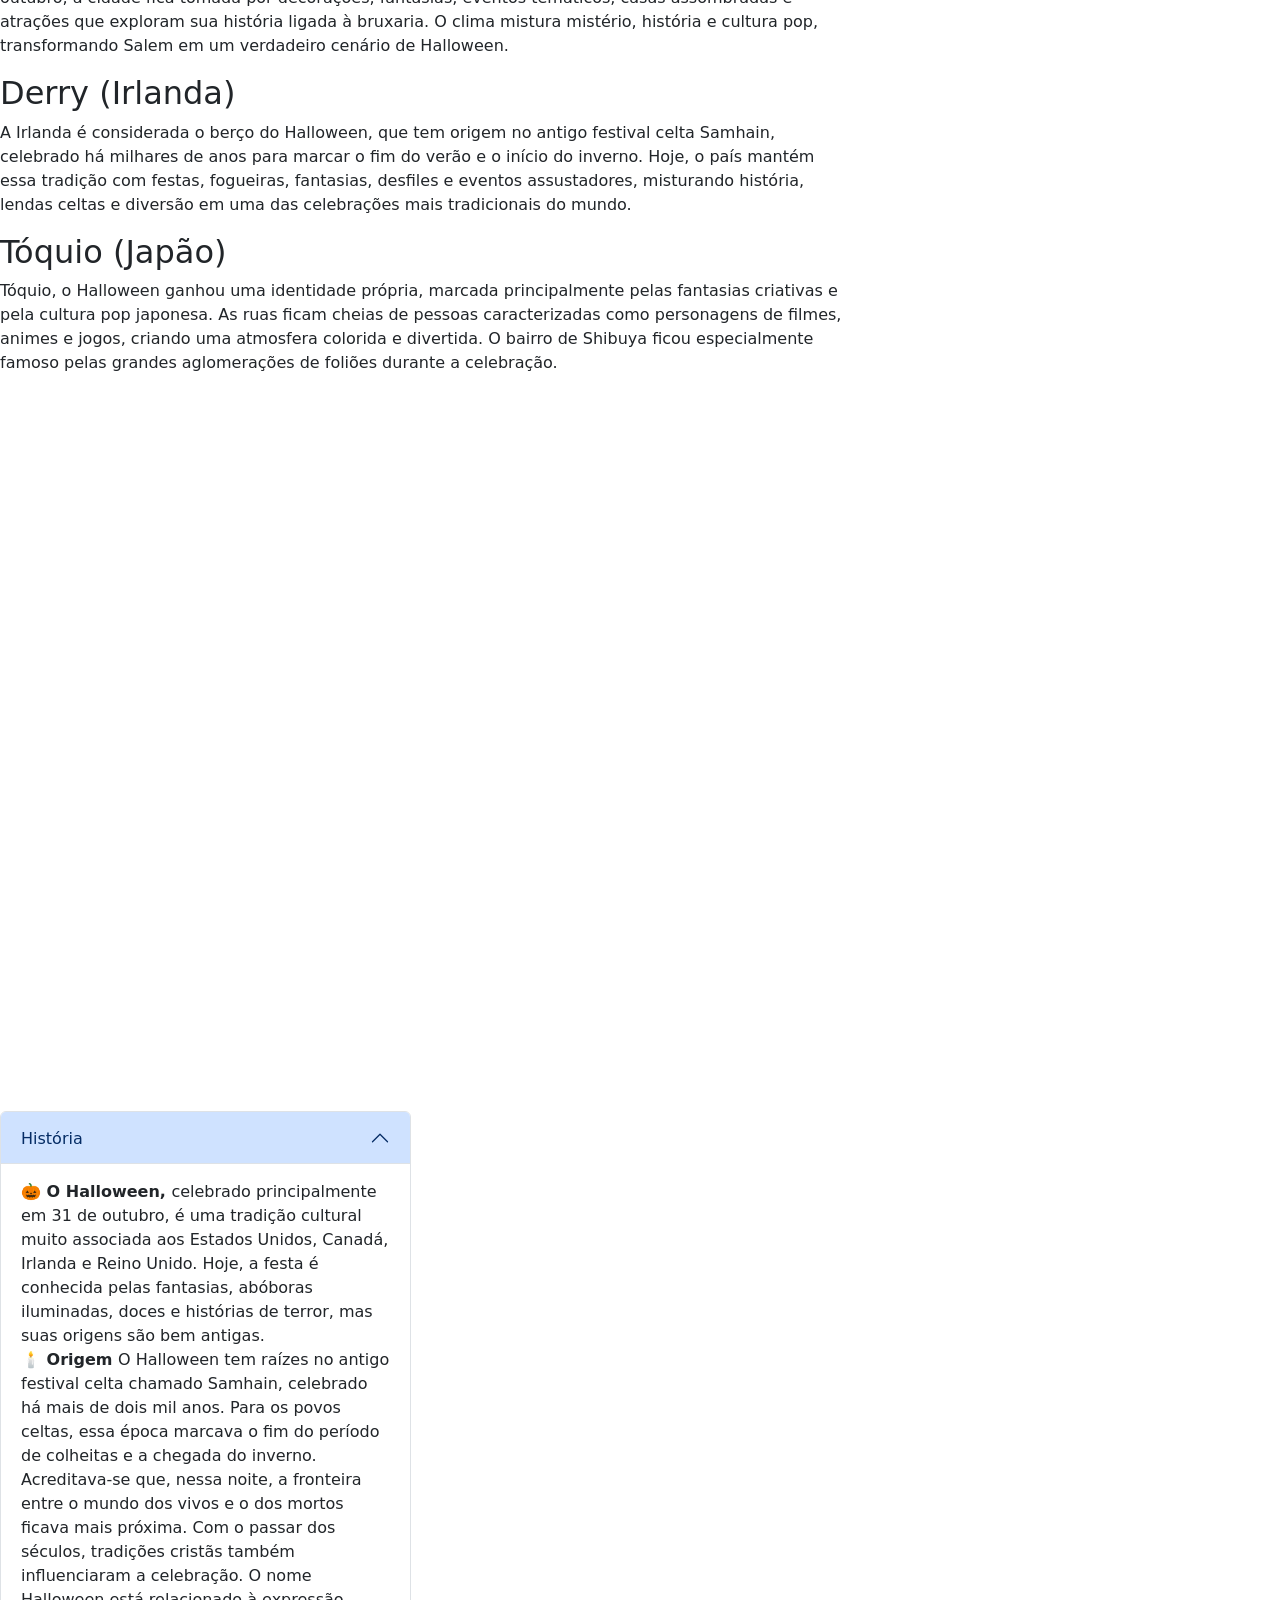
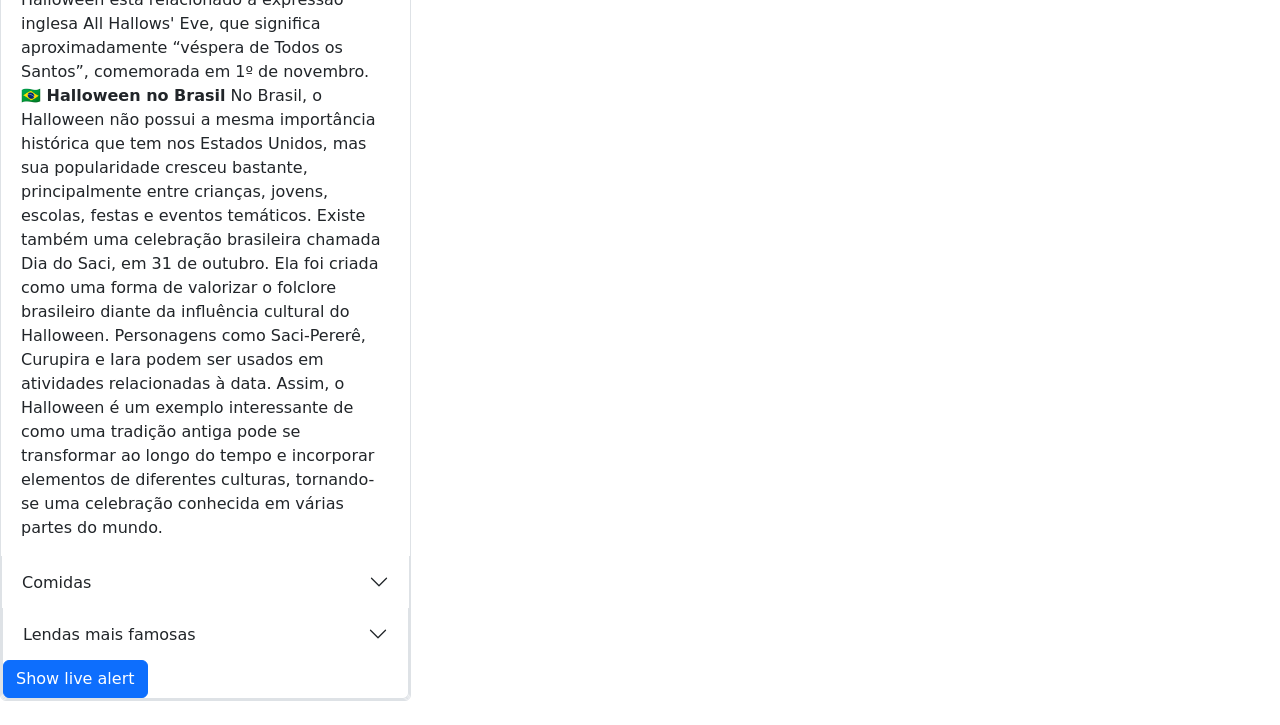
<file: projetos/halloween/index.html>
<!DOCTYPE html>
<html lang="pt-BR">
<head>
    <meta charset="UTF-8">
    <meta name="viewport" content="width=device-width, initial-scale=1.0">
    <title>Hallowuuunnnnn</title>
    <link href="css/bootstrap.min.css"
    rel="stylesheet" type="text/css">
    <link href="fontawesome/css/all.min.css"
    rel="stylesheet" type="text/css">
</head>

<body>
  <nav class="navbar navbar-expand-lg bg-warning" data-bs-theme="warning">
    <div class="container-fluid">
          <a class="navbar-brand" href="index.html"> <i class="fa-solid fa-broom"></i>
            Happy Hallowen
          </a>
          <button class="navbar-toggler" type="button" data-bs-toggle="collapse" data-bs-target="#navbarSupportedContent" aria-controls="navbarSupportedContent" aria-expanded="false" aria-label="Toggle navigation">
            <span class="navbar-toggler-icon"></span></button>
            <div class="spinner-border" role="status">
              <span class="visually-hidden">Loading...</span>
            </div>
        <div class="collapse navbar-collapse" id="navbarSupportedContent">
          <ul class="navbar-nav me-auto mb-2 mb-lg-0">
            <li class="nav-item">
              <a class="nav-link" href="#">História</a>
            </li>
            <li class="nav-item">
              <a class="nav-link" href="#">Fantasias</a>
            </li>
            <li class="nav-item">
              <a class="nav-link" href="#">Costumes</a>
            </li>
            <li class="nav-item">
              <a class="nav-link" href="#">Lendas</a>
            </li>
            <li class="nav-item">
              <a class="nav-link" href="#">Comidas</a>
            </li>
            <li class="nav-item dropdown">
              <a class="nav-link dropdown-toggle" href="#" role="button" data-bs-toggle="dropdown" aria-expanded="false"> Lugares</a>
              <ul class="dropdown-menu">
                <li><a class="dropdown-item" href="#">Ocidente</a></li>
                <li><a class="dropdown-item" href="#">Oriente</a></li>
              </ul>
            </li>
        
          </ul>
          <form class="d-flex" role="search">
            <input class="form-control me-2" type="search" placeholder="Pesquisar..." aria-label="Search"/>
            <button class="btn btn-outline-success" type="submit"> <i class="fa fa-search"></i></button>
          </form>
        </div>
    </div>
  </nav>
  <div class="container">
      <div class="row my-4">
          <div class="col-lg-12">
              <div id="carouselExampleAutoplaying" class="carousel slide" data-bs-ride="carousel">
    <div class="carousel-inner">
      <div class="carousel-item active">
        <img src="img/4.jpg" class="d-block w-100" alt="...">
      </div>
      <div class="carousel-item">
        <img src="img/5.jpg" class="d-block w-100" alt="...">
      </div>
      <div class="carousel-item">
        <img src="img/7.jpg" class="d-block w-100" alt="...">
      </div>
    </div>
    <button class="carousel-control-prev" type="button" data-bs-target="#carouselExampleAutoplaying" data-bs-slide="prev">
      <span class="carousel-control-prev-icon" aria-hidden="true"></span>
      <span class="visually-hidden">Previous</span>
    </button>
    <button class="carousel-control-next" type="button" data-bs-target="#carouselExampleAutoplaying" data-bs-slide="next">
      <span class="carousel-control-next-icon" aria-hidden="true"></span>
      <span class="visually-hidden">Next</span>
    </button>
  </div></div>
      </div>
          <div class="row">
              <div class="col-lg-4">
                      <div class="card">
      <img src="img/1.jpg" class="card-img-top" alt="...">
      <div class="card-body">
          <h5 class="card-title text-dark">Igreja em Salem</h5>
          <p class="card-text">Conhecida por sua forte ligação com as histórias de bruxaria, Salem se transforma no Halloween, com atrações temáticas, decorações e eventos que celebram o lado mais sombrio da cidade.</p>
          <a href="#" class="btn btn-dark">Go to Ocidente</a>
      </div>
  </div>
              </div>
              <div class="col-lg-4"><div class="card">
    <img src="img/2.jpg" class="card-img-top" alt="...">
    <div class="card-body">
      <h5 class="card-title text-dark">Passeata na Irlanda</h5>
      <p class="card-text">País onde o Halloween tem raízes no antigo festival celta Samhain, tradição que marcava a passagem para o inverno e deu origem a muitos costumes atuais da celebração.</p>
      <a href="#" class="btn btn-dark">Go to Ocidente</a>
    </div>
  </div></div>
              <div class="col-lg-4"><div class="card">
    <img src="img/3.jpg" class="card-img-top" alt="...">
    <div class="card-body">
      <h5 class="card-title text-dark">Avenida em Tóquio</h5>
      <p class="card-text"> O Halloween ganha um estilo único, especialmente em áreas como Shibuya, onde multidões se reúnem para celebrar com fantasias criativas e muita diversão pelas ruas.</p>
      <a href="#" class="btn btn-dark">Go to Oriente</a>
    </div>
  </div></div>
          </div>
      </div>
  <div class="row my-4">
      <div class="col-lg-8">
          <h1 class="text-dark">Lugares</h1>
          <p class="mb-3"><h2>Salem (EUA)</h2> Salem, no estado de Massachusetts, é mundialmente conhecida pelos Julgamentos das Bruxas de Salem, de 1692, e se 
          tornou um dos destinos mais emblemáticos para vivenciar o Halloween. Durante outubro, a cidade fica tomada por decorações, fantasias, eventos temáticos, 
          casas assombradas e atrações que exploram sua história ligada à bruxaria. O clima mistura mistério, história e cultura pop, transformando Salem em um verdadeiro cenário de Halloween.</p>
          <p class="mb-3"><h2>Derry (Irlanda) </h2>A Irlanda é considerada o berço do Halloween, que tem origem no antigo festival celta Samhain, celebrado há milhares de anos para marcar o fim do verão e o início do inverno. Hoje, o país mantém essa tradição com festas, fogueiras, 
          fantasias, desfiles e eventos assustadores, misturando história, lendas celtas e diversão em uma das celebrações mais tradicionais do mundo.</p>
          <p class="mb-3"><h2> Tóquio (Japão) </h2>Tóquio, o Halloween ganhou uma identidade própria, marcada principalmente pelas fantasias criativas e pela cultura pop japonesa. As ruas ficam cheias de pessoas caracterizadas como personagens de filmes, animes e jogos, criando uma atmosfera colorida e divertida.
          O bairro de Shibuya ficou especialmente famoso pelas grandes aglomerações de foliões durante a celebração.</p>
      </div>
      <div class="ratio ratio-16x9">
        <iframe src="https://www.youtube.com/watch?v=DU64uA44PdQ" title="YouTube video" allowfullscreen></iframe>
      </div>
      <div class="col-lg-4"><div class="accordion" id="accordionExample">
    <div class="accordion-item">
      <h2 class="accordion-header">
        <button class="accordion-button" type="button" data-bs-toggle="collapse" data-bs-target="#collapseOne" aria-expanded="true" aria-controls="collapseOne">
          História
        </button>
      </h2>
      <div id="collapseOne" class="accordion-collapse collapse show" data-bs-parent="#accordionExample">
        <div class="accordion-body">
          <strong>🎃 O Halloween, </strong>celebrado principalmente em 31 de outubro, é uma tradição cultural muito associada aos Estados Unidos, Canadá, Irlanda e Reino Unido. Hoje, a festa é conhecida pelas fantasias, abóboras iluminadas, doces e histórias de terror, mas suas origens são bem antigas. 
          <br><strong>🕯️ Origem </strong> O Halloween tem raízes no antigo festival celta chamado Samhain, celebrado há mais de dois mil anos. Para os povos celtas, essa época marcava o fim do período de colheitas e a chegada do inverno. Acreditava-se que, nessa noite, a fronteira entre o mundo dos vivos e o dos mortos ficava mais próxima.
          Com o passar dos séculos, tradições cristãs também influenciaram a celebração. O nome Halloween está relacionado à expressão inglesa All Hallows' Eve, que significa aproximadamente “véspera de Todos os Santos”, comemorada em 1º de novembro.
          <br><strong>🇧🇷 Halloween no Brasil</strong> No Brasil, o Halloween não possui a mesma importância histórica que tem nos Estados Unidos, mas sua popularidade cresceu bastante, principalmente entre crianças, jovens, escolas, festas e eventos temáticos.
          Existe também uma celebração brasileira chamada Dia do Saci, em 31 de outubro. Ela foi criada como uma forma de valorizar o folclore brasileiro diante da influência cultural do Halloween. Personagens como Saci-Pererê, Curupira e Iara podem ser usados em atividades relacionadas à data.
          Assim, o Halloween é um exemplo interessante de como uma tradição antiga pode se transformar ao longo do tempo e incorporar elementos de diferentes culturas, tornando-se uma celebração conhecida em várias partes do mundo.
      </div>
    </div>
    <div class="accordion-item">
      <h2 class="accordion-header">
        <button class="accordion-button collapsed" type="button" data-bs-toggle="collapse" data-bs-target="#collapseTwo" aria-expanded="false" aria-controls="collapseTwo">
          Comidas
        </button>
      </h2>
      <div id="collapseTwo" class="accordion-collapse collapse" data-bs-parent="#accordionExample">
        <div class="accordion-body">
          <br>
          <strong>🎃 Comidas típicas do Halloween</strong> 
          <br>No Halloween, as comidas costumam ter cores, formatos e decorações relacionadas ao tema de terror e ao outono. Algumas das mais tradicionais são:
          <br>🎃 Torta de abóbora (pumpkin pie): uma das sobremesas mais tradicionais do Halloween nos Estados Unidos, feita com purê de abóbora e especiarias como canela, noz-moscada e gengibre.
          <br>🍎 Maçã caramelizada: maçãs cobertas com uma camada de caramelo, muito populares em festas de outono.
          <br>🍬 Doces e balas: crianças costumam receber chocolates, balas, pirulitos e outros doces durante o trick or treat.
          <br>🍿 Pipoca caramelizada: pode ser servida em festas e também aparece em versões decoradas para o Halloween.
          <br>🧁 Cupcakes temáticos: geralmente decorados com fantasmas, aranhas, morcegos, abóboras ou cores como laranja, preto e roxo.
          <br>🍪 Biscoitos decorados: podem ter formatos de fantasmas, caveiras, bruxas e abóboras.
          <br>🌽 Milho doce (candy corn): um doce tradicional dos Estados Unidos, geralmente com as cores amarelo, laranja e branco.
          <br>🍫 Maçãs com chocolate: uma variação mais moderna das maçãs caramelizadas, frequentemente decorada com confeitos.
          <br>No Brasil, também é comum adaptar brigadeiros, cupcakes, bolo, pipoca e outros doces brasileiros com decoração de Halloween.
      </div>
    </div>
    <div class="accordion-item">
      <h2 class="accordion-header">
        <button class="accordion-button collapsed" type="button" data-bs-toggle="collapse" data-bs-target="#collapseThree" aria-expanded="false" aria-controls="collapseThree">
          Lendas mais famosas
        </button>
      </h2>
      <div id="liveAlertPlaceholder"></div>
        <button type="button" class="btn btn-primary" id="liveAlertBtn">Show live alert</button>
      <div id="collapseThree" class="accordion-collapse collapse" data-bs-parent="#accordionExample">
        <div class="accordion-body">
          <strong>👻 Lendas mais famosas do Halloween</strong> 
            <br>O Halloween está cercado por histórias de fantasmas, bruxas e criaturas sobrenaturais. Algumas das lendas mais conhecidas são:
            <br>🎃 Jack-o'-lantern: conta a lenda que um homem chamado Jack enganou o Diabo várias vezes e, depois de morrer, não foi aceito nem no céu nem no inferno. Ele teria ficado vagando pela escuridão carregando uma brasa dentro de um nabo. A tradição acabou sendo associada às abóboras iluminadas do Halloween.
            <br>👻 Fantasma de Halloween: histórias de espíritos que retornam ao mundo dos vivos são muito comuns nessa época. Elas estão relacionadas à antiga crença de que os mortos poderiam visitar o mundo dos vivos durante o período associado ao Samhain.
            <br>🧙‍♀️ As bruxas: são um dos maiores símbolos do Halloween. Lendas europeias contavam histórias de mulheres com poderes mágicos, poções e rituais sobrenaturais. Com o tempo, a imagem da bruxa com chapéu pontudo e vassoura tornou-se um ícone da festa.
            <br>🧛 Vampiros: criaturas que se alimentam do sangue dos vivos aparecem em diversas tradições e foram popularizadas mundialmente por histórias como Drácula.
            <br>🐺 Lobisomem: segundo antigas lendas europeias, uma pessoa poderia se transformar em um lobo ou em uma criatura semelhante durante determinadas noites, especialmente sob a lua cheia.
            <br>💀 Cavaleiro sem cabeça: uma das histórias mais famosas associadas ao imaginário de terror é a do cavaleiro fantasma que percorre a noite procurando sua cabeça. A lenda ficou especialmente conhecida através do conto “The Legend of Sleepy Hollow”, de Washington Irving.
            <br>🕷️ Casas mal-assombradas: histórias sobre casas habitadas por espíritos são muito populares no Halloween. Nelas, aparecem fenômenos como portas que se abrem sozinhas, objetos que se movem e vozes misteriosas.
        </div>
      </div>
    </div>
  </div></div>
  </div>
      <script src="js/bootstrap.bundle.min.js"  type="text/javascript"></script>
</body>
</html>
</file>
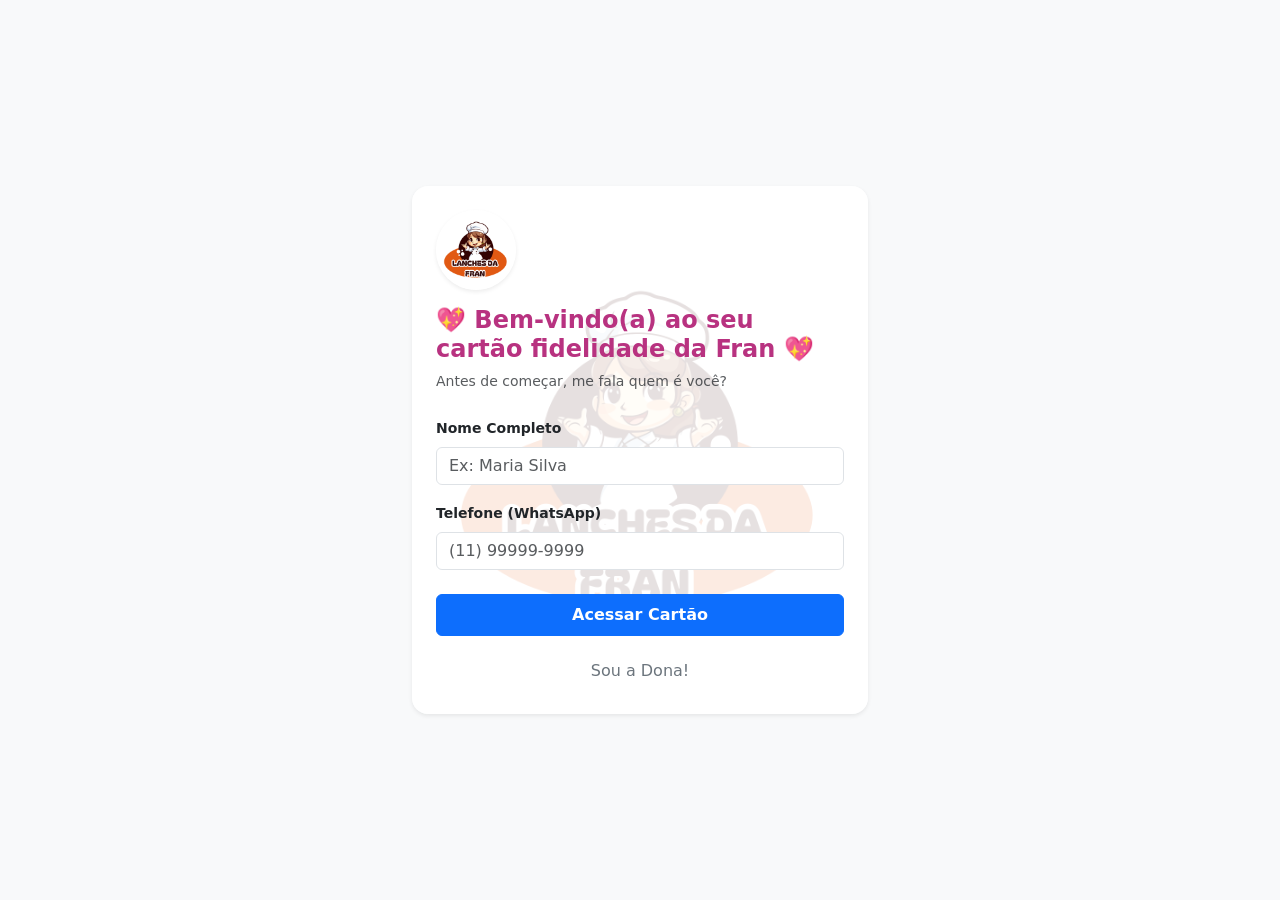
<file: projetos/padaria/index.html>
<!DOCTYPE html>
<html lang="pt-BR">
<head>
  <meta charset="UTF-8">
  <meta name="viewport" content="width=device-width, initial-scale=1.0">
  <title>Cartão Fidelidade Digital</title>
  <link rel="icon" type="fran.png" href="fran.png">
  <!-- Bootstrap 5 CSS CDN -->
  <link href="https://cdn.jsdelivr.net/npm/bootstrap@5.3.3/dist/css/bootstrap.min.css" rel="stylesheet">
  <link rel="stylesheet" href="style.css">
</head>
<body class="bg-light d-flex justify-content-center align-items-center vh-100">

  <div class="container" style="max-width: 480px;">
    
    <!-- TELA 1: Cadastro do Cliente -->
    <section id="screen-login" class="card shadow-sm p-4 screen active border-0 rounded-4">
        <div class="mb-3">
            <img src="fran.png" alt="Logo da Empresa" class="img-fluid rounded-circle shadow-sm" style="width: 80px; height: 80px; object-fit: cover;">
        </div>

      <h2 class="h4 mb-2 text-pink-dark fw-bold">💖 Bem-vindo(a) ao seu cartão fidelidade da Fran 💖</h2>
      <p class="text-muted small mb-4">Antes de começar, me fala quem é você?</p>
      
      <form id="form-login">
        <div class="mb-3">
          <label for="client-name" class="form-label fw-semibold small">Nome Completo</label>
          <input type="text" id="client-name" class="form-control" required placeholder="Ex: Maria Silva">
        </div>
        <div class="mb-4">
          <label for="client-phone" class="form-label fw-semibold small">Telefone (WhatsApp)</label>
          <input type="tel" id="client-phone" class="form-control" required placeholder="(11) 99999-9999">
        </div>
        <button type="submit" class="btn btn-primary w-100 py-2 fw-semibold">Acessar Cartão</button>
      </form>
      
      <button id="btn-admin-access" class="btn btn-link text-decoration-none text-secondary mt-3 w-100 small">Sou a Dona!</button>
    </section>

    <!-- TELA 2: Cartão Fidelidade e Registro de Compra -->
    <section id="screen-card" class="card shadow-sm p-4 screen border-0 rounded-4">
      <div class="d-flex justify-content-between align-items-center mb-3">
        <h2 id="display-client-name" class="h5 fw-bold text-dark m-0">Olá!</h2>
        <button id="btn-logout" class="btn btn-outline-danger btn-sm">Sair</button>
      </div>

      <div class="my-3">
        <h3 class="h6 fw-bold text-secondary">Seus Carimbos</h3>
        <div id="stamp-grid" class="stamp-grid">
          <!-- 10 espaços para carimbo gerados pelo layout -->
          <div class="stamp-slot" data-index="1">1</div>
          <div class="stamp-slot" data-index="2">2</div>
          <div class="stamp-slot" data-index="3">3</div>
          <div class="stamp-slot" data-index="4">4</div>
          <div class="stamp-slot" data-index="5">5</div>
          <div class="stamp-slot" data-index="6">6</div>
          <div class="stamp-slot" data-index="7">7</div>
          <div class="stamp-slot" data-index="8">8</div>
          <div class="stamp-slot" data-index="9">9</div>
          <div class="stamp-slot" data-index="10">10</div>
        </div>
      </div>

      <hr class="my-4 text-muted">

      <h3 class="h6 fw-bold text-secondary mb-3">Registrar Nova Compra</h3>
      <form id="form-stamp">
        <div class="mb-3">
          <label for="purchase-date" class="form-label fw-semibold small">Data da Compra</label>
          <input type="date" id="purchase-date" class="form-control" required>
        </div>
        <div class="mb-3">
          <label for="purchase-item" class="form-label fw-semibold small">O que você comprou?</label>
          <input type="text" id="purchase-item" class="form-control" required placeholder="Ex: Café Especial + Croissant">
        </div>
        <button type="submit" class="btn btn-success w-100 py-2 fw-semibold">Obter Carimbo</button>
      </form>

      <button id="btn-share-whatsapp" class="btn btn-dark w-100 mt-3 py-2 fw-semibold">📱 Enviar Comprovante via WhatsApp</button>
      <button id="btn-reset-client-card" class="btn btn-outline-danger w-100 mt-2 py-1 small">🔄 Iniciar Nova Cartela (Zerar Carimbos)</button>
    </section>

    <!-- TELA 3: Painel Administrativo -->
    <section id="screen-admin" class="card shadow-sm p-4 screen border-0 rounded-4">
      <div class="d-flex justify-content-between align-items-center mb-3">
        <h2 class="h5 fw-bold text-dark m-0">Painel do Administrador</h2>
        <button id="btn-admin-logout" class="btn btn-outline-secondary btn-sm">Voltar</button>
      </div>
      <p class="text-muted small mb-3">Histórico de acessos e carimbos registrados:</p>
      
      <div class="table-responsive" style="max-height: 320px;">
        <table class="table table-striped table-hover table-bordered align-middle fs-7" style="font-size: 0.85rem;">
          <thead class="table-dark">
            <tr>
              <th>Data/Hora</th>
              <th>Cliente</th>
              <th>Telefone</th>
              <th>Item</th>
              <th>Data Compra</th>
            </tr>
          </thead>
          <tbody id="admin-log-body">
            <!-- Linhas inseridas via JS -->
          </tbody>
        </table>
      </div>
    </section>

  </div>

  <!-- Bootstrap 5 JS Bundle CDN -->
  <script src="https://cdn.jsdelivr.net/npm/bootstrap@5.3.3/dist/js/bootstrap.bundle.min.js"></script>
  <script src="script.js"></script>
</body>
</html>
</file>
<file: assets/css/style.css>
:root{--bg:#f7f8fc;
    --surface:#fff;
    --text:#20243a;
    --muted:#626b80;
    --accent:#7256e8;
    --accent-soft:#ede8ff;
    --border:#e4e5ed;
    --shadow:0 18px 50px rgba(34,30,80,.08)}
*{box-sizing:border-box}

html{scroll-behavior:smooth;
    scroll-padding-top:80px}

body{background:var(--bg);
        color:var(--text);
        font-family:system-ui,
        -apple-system,'Segoe UI',sans-serif;
        transition:background .25s,color .25s}

body.escuro{--bg:#101321;
    --surface:#1a1f31;
    --text:#f5f4ff;
    --muted:#b5bad0;
    --accent:#aa95ff;
    --accent-soft:#30264c;
    --border:#34384f;
    --shadow:0 18px 50px rgba(0,0,0,.18)}

a{color:var(--accent)}

.accent{color:var(--accent)}

.navbar{background:var(--surface);
    border-bottom:1px solid var(--border);
    box-shadow:0 3px 20px rgba(0,0,0,.025)}

.navbar-brand,.nav-link{color:var(--text)!important}

.nav-link:hover{color:var(--accent)!important}

.navbar-toggler{border-color:var(--border);
    background:#eee9ff}

.btn{padding:.7rem 1.15rem;border-radius:12px;font-weight:600}

.btn-accent{background:var(--accent);
    color:#fff;
    border:1px solid var(--accent)}

.btn-accent:hover{background:#5840c4;
    color:#fff}

.btn-outline-accent{color:var(--accent);
    border:1px solid var(--accent)}

.btn-outline-accent:hover{background:var(--accent-soft);
    color:var(--accent)}.section-space{padding:100px 0}

.hero{padding-top:170px;min-height:660px;
    background:radial-gradient(circle at 85% 20%,var(--accent-soft),transparent 38%)}

.eyebrow{display:block;color:var(--accent);
    font-size:.78rem;
    font-weight:800;
    letter-spacing:.16em;
    margin-bottom:15px}

h1{font-size:clamp(2.8rem,6vw,5.5rem);
    font-weight:800;
    line-height:1.08;
    letter-spacing:-.055em;
    margin-bottom:24px}

h2{font-size:clamp(2rem,4vw,3rem);
    font-weight:800;
    letter-spacing:-.04em;
    margin-bottom:25px}

h3{font-size:1.3rem;
    font-weight:750}

p{color:var(--muted);
    line-height:1.8}

.lead{max-width:690px;color:var(--muted)}

.theme-message{font-size:.9rem;margin:20px 0}

.hero-mark {
    width: min(100%, 310px);
    aspect-ratio: 1;
    margin: auto;
    border: 2px solid var(--accent);
    border-radius: 40px;
    overflow: hidden;
    background: var(--surface);
    box-shadow: var(--shadow);
    transform: rotate(5deg);
}

.foto-perfil {
    width: 100%;
    height: 100%;
    object-fit: cover;
    object-position: center;
    display: block;
}

.hero-mark small{font-size:.85rem;
    font-weight:600;
    color:var(--muted);
    transform:rotate(-5deg)}

.surface{background:var(--surface)}

.info-card,.skill-card,.project-card,

.contact-form{background:var(--surface);
    border:1px solid var(--border);
    border-radius:20px;
    box-shadow:var(--shadow)}
    
.info-card,.skill-card,.contact-form{padding:28px}

.skill-card{height:100%}

.skill-card>span{color:var(--accent);font-weight:800}

.skill-card h3{margin-top:22px}

.skill-card p{margin-bottom:0}

.section-intro{margin-top:-10px}

.showcase{border-radius:22px;
    overflow:hidden;
    background:linear-gradient(120deg,#29244e,#7659d7);
    color:white}

.slide-content{min-height:300px;
    display:flex;
    flex-direction:column;
    align-items:center;
    justify-content:center;
    text-align:center;
    padding:45px 70px}

.slide-content span{font-size:.8rem;
    letter-spacing:.15em;
    opacity:.8}

.slide-content h3{font-size:clamp(1.5rem,3vw,2.4rem);
    margin:15px 0}

.slide-content p{color:#e5dcff;max-width:500px}

.project-card{height:100%;overflow:hidden}

.project-card p{min-height:90px}

.project-visual{height:160px;
    display:flex;
    justify-content:space-between;
    align-items:center;
    padding:30px;
    font-size:3rem;
    font-weight:800}
.project-visual span{font-size:1.4rem}

.visual-one{background:#e5ddff;color:#6548c5}

.visual-two{background:#ffe5c6;color:#a05c20}

.visual-three{background:#d4eee8;color:#237868}

.tech-tag{display:inline-block;
    background:var(--accent-soft);
    color:var(--accent);
    padding:5px 9px;
    border-radius:8px;
    font-size:.75rem;
    font-weight:700;
    margin:3px 2px 0 0}

.accordion-item,.accordion-button{background:var(--surface);
    color:var(--text);
    border-color:var(--border)}

.accordion-button:not(.collapsed){background:var(--accent-soft);color:var(--text)}

.accordion-body{color:var(--muted)}

.form-control{background:var(--bg);border-color:var(--border);color:var(--text)}

.form-control:focus{background:var(--bg);color:var(--text);border-color:var(--accent);box-shadow:0 0 0 .2rem var(--accent-soft)}

.form-label{font-weight:600}

.muted{color:var(--muted)}

.footer{border-top:1px solid var(--border);padding:25px 0;color:var(--muted)}

.footer a{text-decoration:none}

#cursor{position:fixed;left:0;top:0;width:16px;height:16px;border:2px solid var(--accent);border-radius:50%;pointer-events:none;z-index:2000;transform:translate(-50%,-50%);opacity:0;transition:opacity .2s}
#cursor.visivel{opacity:1}@media(max-width:767px){.section-space{padding:70px 0}

.hero{padding-top:130px;min-height:unset}

.hero-mark{max-width:220px;font-size:4rem}

.slide-content{padding:40px 45px}

.project-card p{min-height:unset}}@media(prefers-reduced-motion:reduce){html{scroll-behavior:auto}*,*:before,*:after{transition:none!important;animation:none!important}}

.hobby-card {
    background: var(--surface);
    border: 1px solid var(--border);
    border-radius: 20px;
    padding: 35px 28px;
    height: 100%;
    box-shadow: var(--shadow);
    transition: transform 0.3s ease,
                border-color 0.3s ease;
}

.hobby-card:hover {
    transform: translateY(-8px);
    border-color: var(--accent);
}

.hobby-icon {
    font-size: 2.5rem;
    margin-bottom: 20px;
}

.hobby-card h3 {
    color: var(--text);
    font-size: 1.3rem;
    margin-bottom: 15px;
}

.hobby-card p {
    color: var(--muted);
    line-height: 1.7;
    margin-bottom: 0;
}

@media (max-width: 767px) {
    .hobby-card {
        padding: 25px;
    }
}

/* IMAGENS DOS PROJETOS */

.project-image {
    width: 100%;
    height: 220px;
    object-fit: cover;
    display: block;
    transition: transform 0.4s ease;
}

.project-card {
    display: flex;
    flex-direction: column;
    height: 100%;
    overflow: hidden;
    transition: transform 0.3s ease,
                border-color 0.3s ease;
}

.project-card:hover {
    transform: translateY(-6px);
    border-color: var(--accent);
}

.project-card:hover .project-image {
    transform: scale(1.04);
}

.project-body {
    display: flex;
    flex-direction: column;
    flex: 1;
}

.project-card p {
    min-height: unset;
    line-height: 1.8;
}

.project-card h3 {
    margin-bottom: 15px;
}

.project-body .btn {
    width: 100%;
}

/* PROJETO AINDA INDISPONÍVEL */

.project-placeholder {
    height: 220px;
    background: var(--accent-soft);
    color: var(--accent);
    display: flex;
    flex-direction: column;
    align-items: center;
    justify-content: center;
}

.project-placeholder span {
    font-size: 4rem;
    font-weight: 800;
}

.project-placeholder small {
    font-size: 0.9rem;
}

/* RESPONSIVIDADE */

@media (max-width: 767px) {
    .project-image,
    .project-placeholder {
        height: 190px;
    }
}

/* REDES SOCIAIS */

.redes-sociais {
    margin-top: 35px;
    margin-bottom: 30px;
}

.redes-sociais h3 {
    font-size: 1.5rem;
    margin-bottom: 15px;
    color: var(--text);
}

.links-sociais {
    display: flex;
    flex-wrap: wrap;
    gap: 12px;
    margin-top: 20px;
}

.social-link {
    display: inline-flex;
    align-items: center;
    justify-content: center;
    gap: 10px;
    padding: 12px 20px;
    border: 1px solid var(--accent);
    border-radius: 12px;
    color: var(--accent);
    text-decoration: none;
    font-weight: 600;
    transition: all 0.3s ease;
}

.social-link i {
    font-size: 1.3rem;
}

.social-link:hover {
    background: var(--accent);
    color: var(--bg);
    transform: translateY(-4px);
    box-shadow: var(--shadow);
}

/* RESPONSIVIDADE */

@media (max-width: 576px) {
    .links-sociais {
        flex-direction: column;
    }

    .social-link {
        width: 100%;
    }
}
</file>
<file: projetos/14bis/css/style.css>
*{
    margin: 0;
    padding: 0;
    box-sizing: border-box;
}

html{
    font-size: 62.5%;
    scroll-behavior: smooth;
    scroll-padding-top: 60px;
}
body{
    font-family: Arial, sans-serif;
    font-size: 1.6rem;
    color: #2C2A26;
}

header{
    background-color: #0b427c;
    display: flex;
    justify-content: space-between;
    align-items: center;
    position: fixed;
    width: 100%;
    padding: 10px 20px;
    min-height: 60px;
    box-shadow: 0px 2px 10px rgba(0, 0, 0, 0.3);
}

.logo{
    font-size: 2rem;
    font-weight: 700;
    color: #ffffff;
    text-decoration: none;
    padding-left: 20px;
}

.navbar ul{
    display: flex;
    list-style: none;
    gap: 5px;

}

.navbar a:link, .navbar a:visited{
    text-decoration: none;
    font-size: 1.5rem;
    padding: 10px 15px;
    color: #F5EFE3;
    border-radius: 5px;
    transition: background-color 0.3s ease;
}

.navbar a:hover, .navbar a:active{
    background-color: #dac725;
    color: #30b17b;
}

#hero{
    background-image: url('../img/hero.jpg');
    width: 100%;
    height: 100vh;
    background-repeat: no-repeat;
    background-size: cover;
    background-position: center;
    padding: 0;
}

h1{
    text-align: center;
    padding: 40px 0;
    font-size: 3rem;
}

section{
    padding: 50px 20px;
    min-height: 100vh;
    display: flex;
    flex-direction: column;
    justify-content: center;
}

#about {
    background-color: #1B3A5C;
    color: #F5EFE3;
}

#about p{
    font-size: 2rem;
    text-align: center;
    line-height: 3rem;
    max-width: 800px;
    margin: 0 auto;
    padding: 30px;
    color: #2C2A26;
    background-color: #F5EFE3;
    border-radius: 10px;
}

#ficha{
    background-color: #F5EFE3;
}

#ficha ul{
    list-style: none;
    max-width: 800px;
    margin: 0 auto;
}

#ficha li{
    font-size: 1.8rem;
    background-color: #FFFFFF;
    border-left: 5px solid #D89A2E;
    border-radius: 5px;
    padding: 15px 20px;
    margin-bottom: 10px;
    box-shadow: 2px 2px 10px rgba(13, 13, 13, 0.1);
}

#gallery{
    background-color: #1B3A5C;
    color: #F5EFE3;
    display: block;
    text-align: center;
}

#gallery img{
    width: 300px;
    height: 200px;
    object-fit: cover;
    display: inline-block;
    margin: 15px;
    border: 2px solid #D89A2E;
    border-radius: 10px;
    box-shadow: 5px 5px 20px rgba(13, 13, 13, 0.5);
    transition: transform 0.3s ease;
}

#gallery img:hover{
    transform: scale(1.1);
}

#map{
    background-color: #F5EFE3;
}

#contact{
    background-color: #1B3A5C;
    color: #F5EFE3;
    align-items: center;
}

#contact form{
    width: 100%;
    max-width: 400px;
    display: flex;
    flex-direction: column;
}

#contact label{
    font-size: 1.5rem;
    margin-bottom: 5px;
    font-weight: bold;
}

#contact input, #contact textarea{
    font-size: 1.2rem;
    width: 100%;
    padding: 12px;
    margin-bottom: 20px;
    border: none;
    border-radius: 8px;
}

#contact button{
    font-size: 1.5rem;
    padding: 12px;
    background-color: #09971c80;
    color: #1B3A5C;
    border: none;
    border-radius: 8px;
    cursor: pointer;
}

#contact button:hover{
    background-color: #0F5C3F;
    color: #F5EFE3;
}

footer{
    background-color: #F5EFE3;
    text-align: center;
    padding: 20px;
    font-size: 1.2rem;
    color: #1B3A5C;
}

footer a:link, footer a:visited{
    text-decoration: none;
    color: #1B3A5C;
}
</file>
<file: projetos/padaria/style.css>
/* Controle de exibição das telas */
.screen {
  display: none !important;
}

.screen.active {
  display: block !important;
}

/* Fundo da página em tom rosa bem suave */
.bg-pink-soft {
  background-color: #fff0f5 !important;
}

/* Cores de texto e botões em tons de rosa */
.text-pink-dark {
  color: #b83280 !important;
}

.btn-pink {
  background-color: #d53f8c !important;
  border-color: #d53f8c !important;
  color: white !important;
  transition: background-color 0.2s;
}

.btn-pink:hover {
  background-color: #b83280 !important;
  border-color: #b83280 !important;
  color: white !important;
}

.btn-whatsapp {
  background-color: #c2257a !important;
  border-color: #c2257a !important;
  color: white !important;
}

.btn-whatsapp:hover {
  background-color: #c2257a !important;
  border-color: #c2257a !important;
  color: white !important;
}

/* Cabeçalho da tabela administrativo em tom rosa */
.table-pink-header {
  background-color: #f687b3 !important;
  color: #fff !important;
}

.table-pink-header th {
  background-color: #f687b3 !important;
  color: #fff !important;
}

/* Inputs focados com borda rosa */
.form-control:focus {
  border-color: #f687b3;
  box-shadow: 0 0 0 0.25rem rgba(245, 103, 166, 0.25);
}

/* Grid personalizada para os carimbos circulares */
.stamp-grid {
  display: grid;
  grid-template-columns: repeat(5, 1fr);
  gap: 10px;
  margin-top: 10px;
}

.stamp-slot {
  aspect-ratio: 1;
  border: 2px dashed #fbb6ce;
  border-radius: 50%;
  display: flex;
  justify-content: center;
  align-items: center;
  font-weight: bold;
  color: #d53f8c;
  background-color: #fff5f7;
  font-size: 0.9rem;
}

.stamp-slot.stamped {
  border: 2px solid #d53f8c;
  background-color: #d53f8c;
  color: white;
  position: relative;
}

.stamp-slot.stamped::after {
  content: '★';
  font-size: 1.1rem;
}

/* Torna o card levemente translúcido para a imagem aparecer por trás */
.card {
  background-color: rgba(255, 255, 255, 0.90) !important; /* 90% de opacidade */
  backdrop-filter: blur(5px); /* Dá um efeito de desfoque elegante no fundo */
  position: relative;
  overflow: hidden;
}

/* Cria a marca d'água da logo centralizada e transparente atrás do conteúdo */
#screen-login::before,
#screen-card::before,
#screen-admin::before {
  content: "";
  position: absolute;
  top: 50%;
  left: 50%;
  transform: translate(-50%, -50%);
  width: 450px;
  height: 450px;
  background-image: url('fran.png'); /* Certifique-se de que o nome do arquivo da logo está correto */
  background-size: contain;
  background-repeat: no-repeat;
  background-position: center;
  opacity: 0.12; /* Deixa a logo bem transparente (marca d'água) */
  pointer-events: none; /* Garante que o usuário consiga clicar nos inputs normalmente por cima */
  z-index: 0;
}

/* Garante que os elementos do formulário fiquem na camada superior da logo */
.card form, 
.card h2, 
.card p, 
.card div, 
.card button, 
.card table {
  position: relative;
  z-index: 1;
}
</file>
